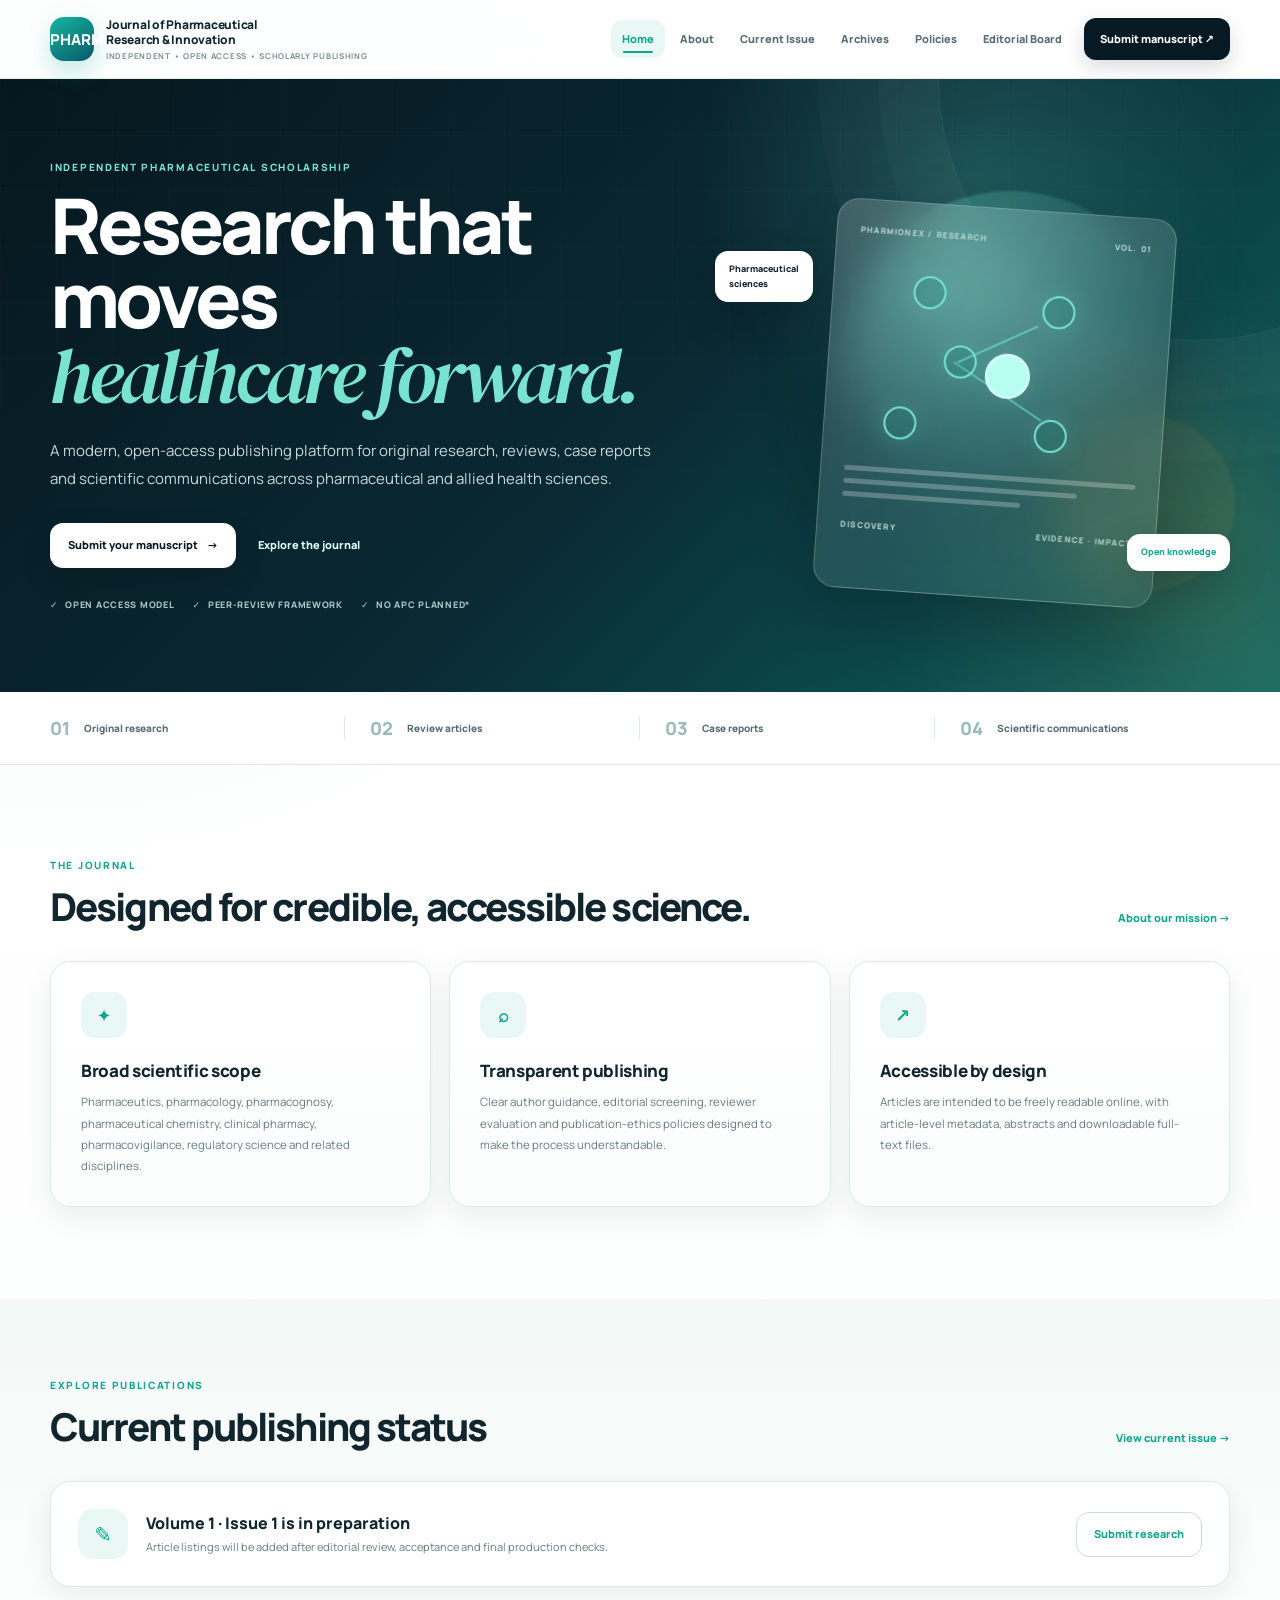
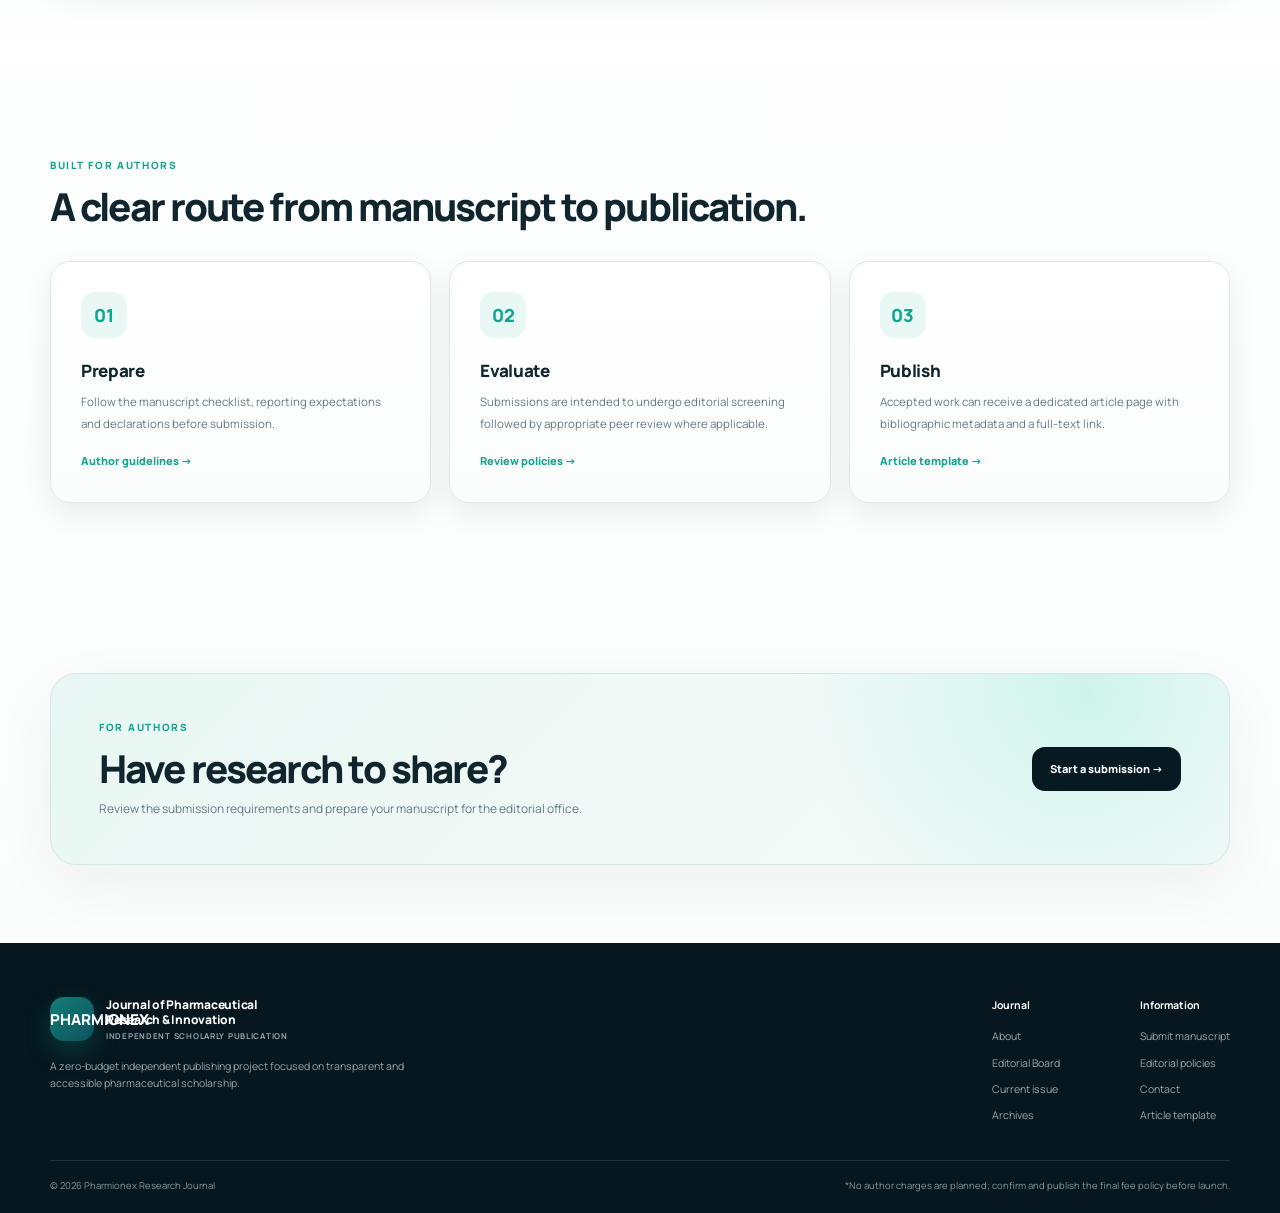
<file: index.html>
<!doctype html><html lang="en"><head><meta name="application-name" content="Pharmionex Research Journal">
<meta charset="utf-8"><meta name="viewport" content="width=device-width,initial-scale=1"><meta name="description" content="Pharmionex Research Journal — independent scholarly publishing in pharmaceutical and allied health sciences."><meta name="theme-color" content="#0b1820"><link rel="icon" href="favicon.svg"><link rel="manifest" href="site.webmanifest"><title>Pharmionex Research Journal | Independent • Open Access • Scholarly Publishing</title><link rel="stylesheet" href="styles.css"></head><body>
<header class="site-header"><div class="container header-inner"><a class="brand" href="index.html" aria-label="Journal home"><span class="brand-mark">PHARMIONEX</span><span class="brand-copy"><strong>Journal of Pharmaceutical<br>Research & Innovation</strong><small>Independent • Open Access • Scholarly Publishing</small></span></a><button class="menu-toggle" aria-expanded="false" aria-controls="primary-nav" aria-label="Open menu">☰</button><nav id="primary-nav" class="nav"><a class="active" href="index.html">Home</a><a href="about.html">About</a><a href="current-issue.html">Current Issue</a><a href="archives.html">Archives</a><a href="policies.html">Policies</a><a href="editorial-board.html">Editorial Board</a><a class="nav-submit" href="submit.html">Submit manuscript ↗</a></nav></div></header>
<main>
<section class="hero"><div class="container hero-grid"><div class="hero-copy"><p class="eyebrow">Independent pharmaceutical scholarship</p><h1>Research that moves<br><em>healthcare forward.</em></h1><p class="hero-text">A modern, open-access publishing platform for original research, reviews, case reports and scientific communications across pharmaceutical and allied health sciences.</p><div class="hero-actions"><a class="button button-light" href="submit.html">Submit your manuscript <span>→</span></a><a class="text-link light-link" href="about.html">Explore the journal</a></div><div class="hero-meta"><span>Open access model</span><span>Peer-review framework</span><span>No APC planned*</span></div></div><div class="hero-art" aria-hidden="true"><div class="orb orb-one"></div><div class="orb orb-two"></div><div class="paper-card"><div class="paper-top"><span>PHARMIONEX / RESEARCH</span><span>VOL. 01</span></div><div class="molecule"><i></i><i></i><i></i><i></i><i></i><b></b></div><div class="paper-lines"><span></span><span></span><span></span></div><div class="paper-bottom"><span>DISCOVERY</span><span>EVIDENCE · IMPACT</span></div></div><div class="floating-tag tag-a">Pharmaceutical<br>sciences</div><div class="floating-tag tag-b">Open knowledge</div></div></div></section>
<section class="trust-strip"><div class="container trust-items"><div><strong>01</strong><span>Original research</span></div><div><strong>02</strong><span>Review articles</span></div><div><strong>03</strong><span>Case reports</span></div><div><strong>04</strong><span>Scientific communications</span></div></div></section>
<section class="section container"><div class="section-heading"><div><p class="eyebrow">The journal</p><h2>Designed for credible, accessible science.</h2></div><a class="text-link" href="about.html">About our mission →</a></div><div class="feature-grid"><article class="feature-card"><span class="feature-icon">✦</span><h3>Broad scientific scope</h3><p>Pharmaceutics, pharmacology, pharmacognosy, pharmaceutical chemistry, clinical pharmacy, pharmacovigilance, regulatory science and related disciplines.</p></article><article class="feature-card"><span class="feature-icon">⌕</span><h3>Transparent publishing</h3><p>Clear author guidance, editorial screening, reviewer evaluation and publication-ethics policies designed to make the process understandable.</p></article><article class="feature-card"><span class="feature-icon">↗</span><h3>Accessible by design</h3><p>Articles are intended to be freely readable online, with article-level metadata, abstracts and downloadable full-text files.</p></article></div></section>
<section class="latest-section"><div class="container"><div class="section-heading"><div><p class="eyebrow">Explore publications</p><h2>Current publishing status</h2></div><a class="text-link" href="current-issue.html">View current issue →</a></div><div class="empty-state"><div class="empty-icon">✎</div><div><h3>Volume 1 · Issue 1 is in preparation</h3><p>Article listings will be added after editorial review, acceptance and final production checks.</p></div><a class="button button-outline" href="submit.html">Submit research</a></div></div></section>
<section class="section container"><div class="section-heading"><div><p class="eyebrow">Built for authors</p><h2>A clear route from manuscript to publication.</h2></div></div><div class="feature-grid"><article class="feature-card"><span class="feature-icon">01</span><h3>Prepare</h3><p>Follow the manuscript checklist, reporting expectations and declarations before submission.</p><a class="text-link" href="submit.html">Author guidelines →</a></article><article class="feature-card"><span class="feature-icon">02</span><h3>Evaluate</h3><p>Submissions are intended to undergo editorial screening followed by appropriate peer review where applicable.</p><a class="text-link" href="policies.html">Review policies →</a></article><article class="feature-card"><span class="feature-icon">03</span><h3>Publish</h3><p>Accepted work can receive a dedicated article page with bibliographic metadata and a full-text link.</p><a class="text-link" href="article-template.html">Article template →</a></article></div></section>
<section class="cta-section container"><div><p class="eyebrow">For authors</p><h2>Have research to share?</h2><p>Review the submission requirements and prepare your manuscript for the editorial office.</p></div><a class="button button-dark" href="submit.html">Start a submission →</a></section>
</main>
<footer class="footer"><div class="container footer-main"><div><a class="brand footer-brand" href="index.html"><span class="brand-mark">PHARMIONEX</span><span class="brand-copy"><strong>Journal of Pharmaceutical<br>Research & Innovation</strong><small>Independent scholarly publication</small></span></a><p class="footer-note">A zero-budget independent publishing project focused on transparent and accessible pharmaceutical scholarship.</p></div><div class="footer-links"><div><strong>Journal</strong><a href="about.html">About</a><a href="editorial-board.html">Editorial Board</a><a href="current-issue.html">Current issue</a><a href="archives.html">Archives</a></div><div><strong>Information</strong><a href="submit.html">Submit manuscript</a><a href="policies.html">Editorial policies</a><a href="contact.html">Contact</a><a href="article-template.html">Article template</a></div></div></div><div class="container footer-bottom"><span>© <span id="year"></span> Pharmionex Research Journal</span><span>*No author charges are planned; confirm and publish the final fee policy before launch.</span></div></footer><script src="main.js"></script></body></html>
</file>
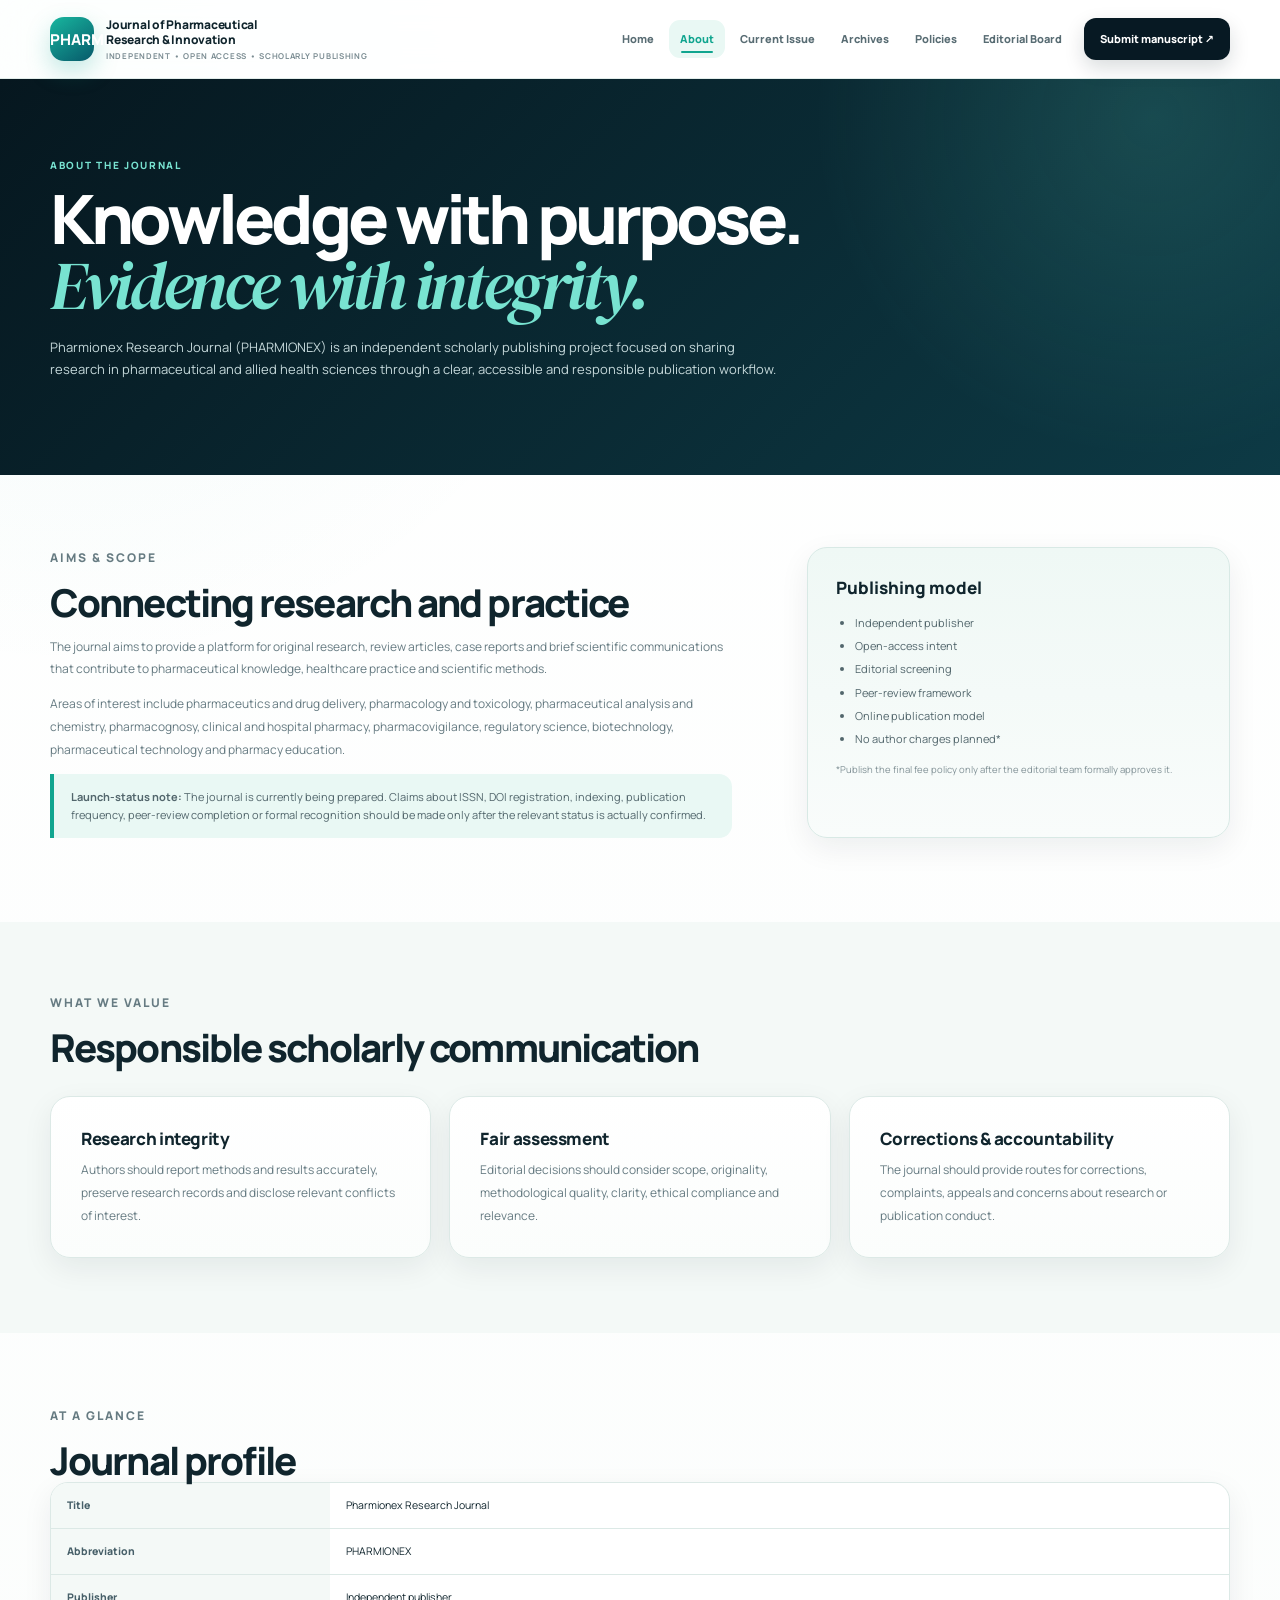
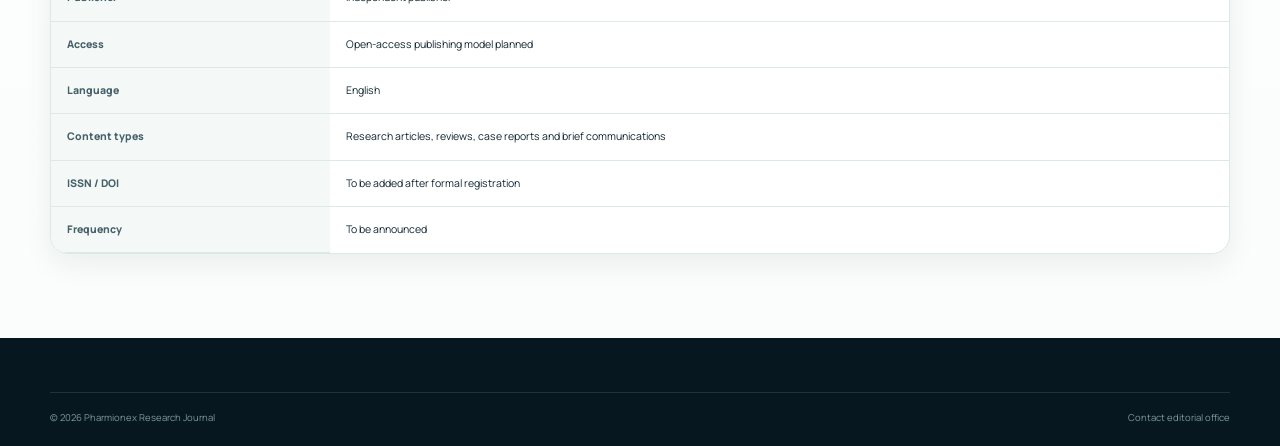
<file: about.html>
<!doctype html><html lang="en"><head><meta charset="utf-8"><meta name="viewport" content="width=device-width,initial-scale=1"><meta name="description" content="About the Pharmionex Research Journal, its aims, scope and publishing model."><link rel="icon" href="favicon.svg"><link rel="manifest" href="site.webmanifest"><title>About | Pharmionex Research Journal</title><link rel="stylesheet" href="styles.css"></head><body>
<header class="site-header"><div class="container header-inner"><a class="brand" href="index.html"><span class="brand-mark">PHARMIONEX</span><span class="brand-copy"><strong>Journal of Pharmaceutical<br>Research & Innovation</strong><small>Independent • Open Access • Scholarly Publishing</small></span></a><button class="menu-toggle" aria-expanded="false" aria-controls="primary-nav">☰</button><nav id="primary-nav" class="nav"><a href="index.html">Home</a><a class="active" href="about.html">About</a><a href="current-issue.html">Current Issue</a><a href="archives.html">Archives</a><a href="policies.html">Policies</a><a href="editorial-board.html">Editorial Board</a><a class="nav-submit" href="submit.html">Submit manuscript ↗</a></nav></div></header>
<main><section class="page-hero"><div class="container"><p class="eyebrow">About the journal</p><h1>Knowledge with purpose.<br><em>Evidence with integrity.</em></h1><p>Pharmionex Research Journal (PHARMIONEX) is an independent scholarly publishing project focused on sharing research in pharmaceutical and allied health sciences through a clear, accessible and responsible publication workflow.</p></div></section>
<section class="container content-section two-col"><div><p class="eyebrow">Aims & scope</p><h2>Connecting research and practice</h2><p>The journal aims to provide a platform for original research, review articles, case reports and brief scientific communications that contribute to pharmaceutical knowledge, healthcare practice and scientific methods.</p><p>Areas of interest include pharmaceutics and drug delivery, pharmacology and toxicology, pharmaceutical analysis and chemistry, pharmacognosy, clinical and hospital pharmacy, pharmacovigilance, regulatory science, biotechnology, pharmaceutical technology and pharmacy education.</p><div class="notice"><strong>Launch-status note:</strong> The journal is currently being prepared. Claims about ISSN, DOI registration, indexing, publication frequency, peer-review completion or formal recognition should be made only after the relevant status is actually confirmed.</div></div><aside class="info-panel"><h3>Publishing model</h3><ul><li>Independent publisher</li><li>Open-access intent</li><li>Editorial screening</li><li>Peer-review framework</li><li>Online publication model</li><li>No author charges planned*</li></ul><p class="small-note">*Publish the final fee policy only after the editorial team formally approves it.</p></aside></section>
<section class="soft-section"><div class="container content-section"><p class="eyebrow">What we value</p><h2>Responsible scholarly communication</h2><div class="feature-grid"><article class="feature-card"><h3>Research integrity</h3><p>Authors should report methods and results accurately, preserve research records and disclose relevant conflicts of interest.</p></article><article class="feature-card"><h3>Fair assessment</h3><p>Editorial decisions should consider scope, originality, methodological quality, clarity, ethical compliance and relevance.</p></article><article class="feature-card"><h3>Corrections & accountability</h3><p>The journal should provide routes for corrections, complaints, appeals and concerns about research or publication conduct.</p></article></div></div></section>
<section class="container content-section"><p class="eyebrow">At a glance</p><h2>Journal profile</h2><div class="table-wrap"><table class="journal-table"><tbody><tr><th>Title</th><td>Pharmionex Research Journal</td></tr><tr><th>Abbreviation</th><td>PHARMIONEX</td></tr><tr><th>Publisher</th><td>Independent publisher</td></tr><tr><th>Access</th><td>Open-access publishing model planned</td></tr><tr><th>Language</th><td>English</td></tr><tr><th>Content types</th><td>Research articles, reviews, case reports and brief communications</td></tr><tr><th>ISSN / DOI</th><td>To be added after formal registration</td></tr><tr><th>Frequency</th><td>To be announced</td></tr></tbody></table></div></section></main>
<footer class="footer"><div class="container footer-bottom"><span>© <span id="year"></span> Pharmionex Research Journal</span><a href="contact.html">Contact editorial office</a></div></footer><script src="main.js"></script></body></html>
</file>
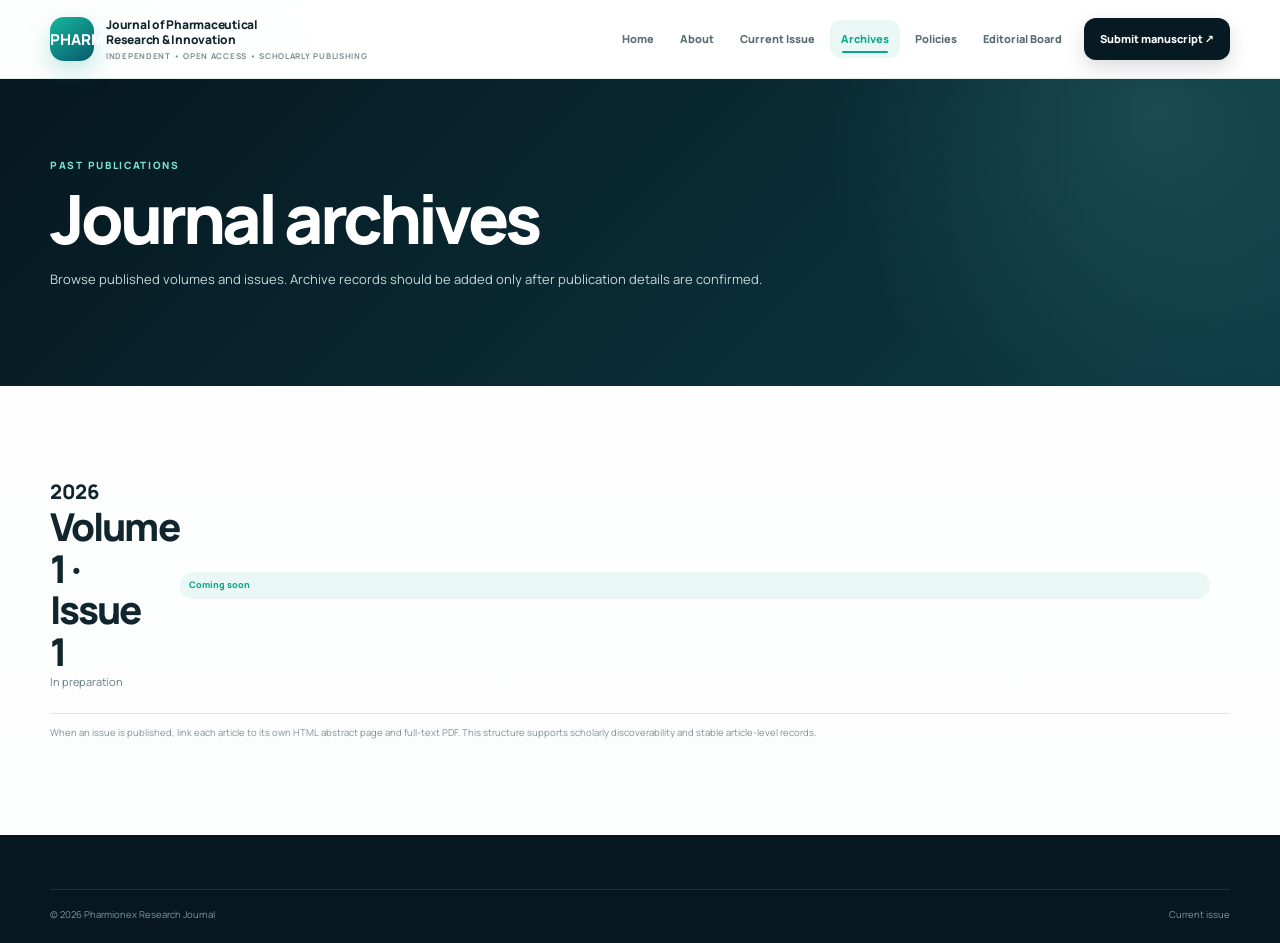
<file: archives.html>
<!doctype html><html lang="en"><head><meta charset="utf-8"><meta name="viewport" content="width=device-width,initial-scale=1"><meta name="description" content="Archive of published volumes and issues of Pharmionex Research Journal."><link rel="icon" href="favicon.svg"><link rel="manifest" href="site.webmanifest"><title>Archives | Pharmionex Research Journal</title><link rel="stylesheet" href="styles.css"></head><body>
<header class="site-header"><div class="container header-inner"><a class="brand" href="index.html"><span class="brand-mark">PHARMIONEX</span><span class="brand-copy"><strong>Journal of Pharmaceutical<br>Research & Innovation</strong><small>Independent • Open Access • Scholarly Publishing</small></span></a><button class="menu-toggle" aria-expanded="false" aria-controls="primary-nav">☰</button><nav id="primary-nav" class="nav"><a href="index.html">Home</a><a href="about.html">About</a><a href="current-issue.html">Current Issue</a><a class="active" href="archives.html">Archives</a><a href="policies.html">Policies</a><a href="editorial-board.html">Editorial Board</a><a class="nav-submit" href="submit.html">Submit manuscript ↗</a></nav></div></header>
<main><section class="page-hero"><div class="container"><p class="eyebrow">Past publications</p><h1>Journal archives</h1><p>Browse published volumes and issues. Archive records should be added only after publication details are confirmed.</p></div></section><section class="container content-section"><div class="archive-row"><div><span class="archive-year">2026</span><h2>Volume 1 · Issue 1</h2><p>In preparation</p></div><span class="status-pill">Coming soon</span></div><p class="small-note">When an issue is published, link each article to its own HTML abstract page and full-text PDF. This structure supports scholarly discoverability and stable article-level records.</p></section></main><footer class="footer"><div class="container footer-bottom"><span>© <span id="year"></span> Pharmionex Research Journal</span><a href="current-issue.html">Current issue</a></div></footer><script src="main.js"></script></body></html>
</file>
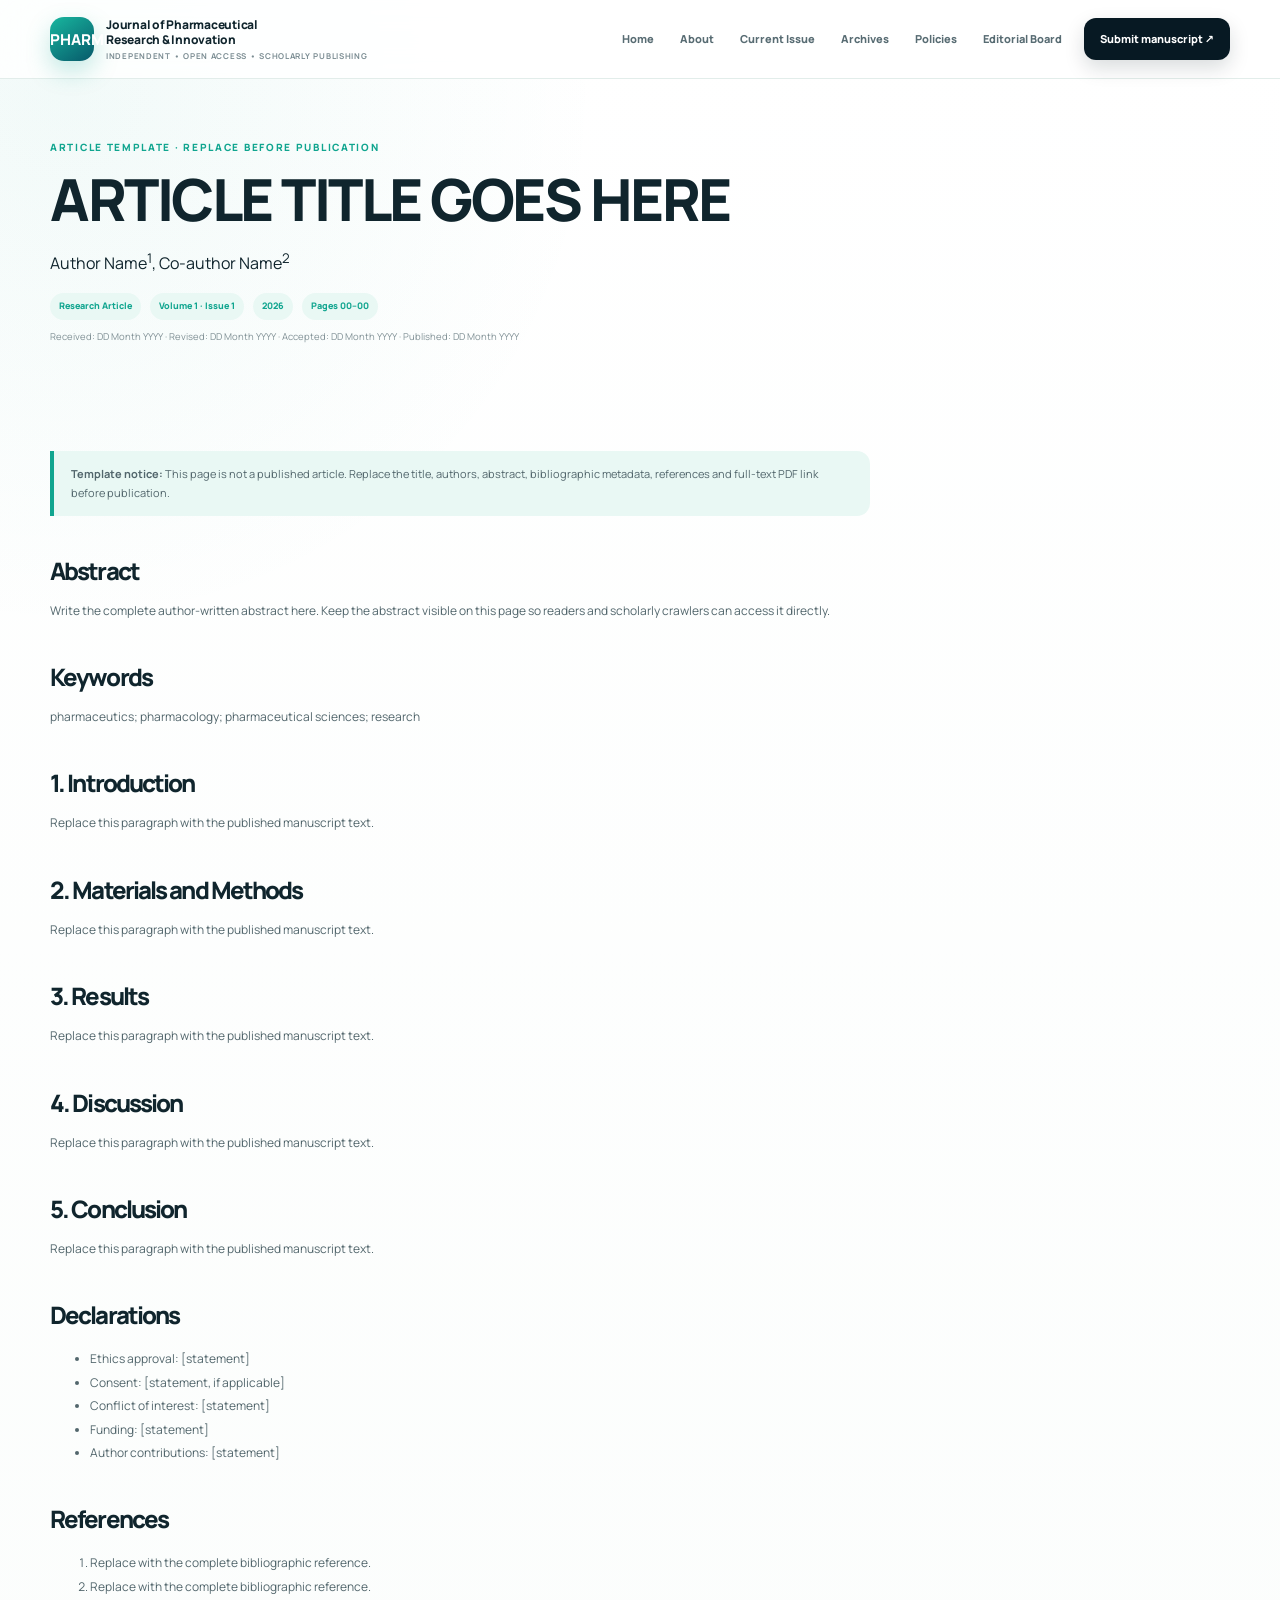
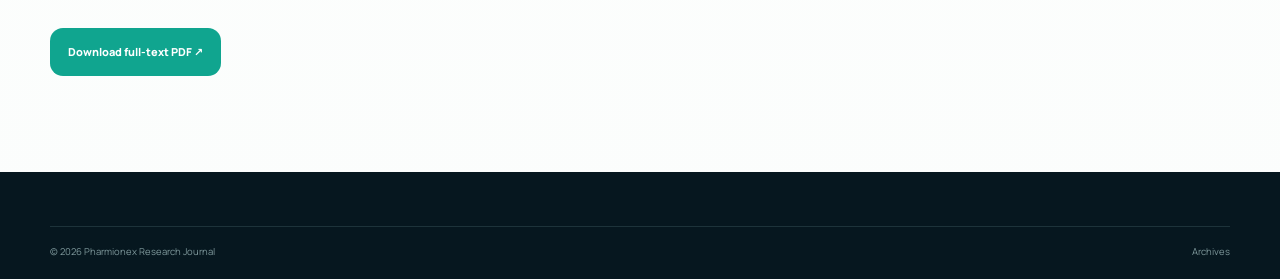
<file: article-template.html>
<!doctype html><html lang="en"><head><meta charset="utf-8"><meta name="viewport" content="width=device-width,initial-scale=1"><meta name="citation_title" content="ARTICLE TITLE — REPLACE BEFORE PUBLICATION"><meta name="citation_author" content="Author Name"><meta name="citation_publication_date" content="2026/00/00"><meta name="citation_journal_title" content="Pharmionex Research Journal"><meta name="citation_issn" content="TO-BE-REGISTERED"><meta name="description" content="Article template for Pharmionex Research Journal. Replace all placeholder metadata before publication."><link rel="icon" href="favicon.svg"><link rel="manifest" href="site.webmanifest"><title>Article Template | Pharmionex Research Journal</title><link rel="stylesheet" href="styles.css"></head><body>
<header class="site-header"><div class="container header-inner"><a class="brand" href="index.html"><span class="brand-mark">PHARMIONEX</span><span class="brand-copy"><strong>Journal of Pharmaceutical<br>Research & Innovation</strong><small>Independent • Open Access • Scholarly Publishing</small></span></a><button class="menu-toggle" aria-expanded="false" aria-controls="primary-nav">☰</button><nav id="primary-nav" class="nav"><a href="index.html">Home</a><a href="about.html">About</a><a href="current-issue.html">Current Issue</a><a href="archives.html">Archives</a><a href="policies.html">Policies</a><a href="editorial-board.html">Editorial Board</a><a class="nav-submit" href="submit.html">Submit manuscript ↗</a></nav></div></header>
<main><section class="container article-head"><p class="eyebrow">Article template · replace before publication</p><h1>ARTICLE TITLE GOES HERE</h1><p class="citation_author">Author Name<sup>1</sup>, Co-author Name<sup>2</sup></p><div class="article-meta"><span class="chip">Research Article</span><span class="chip">Volume 1 · Issue 1</span><span class="chip">2026</span><span class="chip">Pages 00–00</span></div><p class="small-note">Received: DD Month YYYY · Revised: DD Month YYYY · Accepted: DD Month YYYY · Published: DD Month YYYY</p></section><section class="container content-section"><div class="article-body"><div class="notice"><strong>Template notice:</strong> This page is not a published article. Replace the title, authors, abstract, bibliographic metadata, references and full-text PDF link before publication.</div><h2>Abstract</h2><p>Write the complete author-written abstract here. Keep the abstract visible on this page so readers and scholarly crawlers can access it directly.</p><h2>Keywords</h2><p>pharmaceutics; pharmacology; pharmaceutical sciences; research</p><h2>1. Introduction</h2><p>Replace this paragraph with the published manuscript text.</p><h2>2. Materials and Methods</h2><p>Replace this paragraph with the published manuscript text.</p><h2>3. Results</h2><p>Replace this paragraph with the published manuscript text.</p><h2>4. Discussion</h2><p>Replace this paragraph with the published manuscript text.</p><h2>5. Conclusion</h2><p>Replace this paragraph with the published manuscript text.</p><h2>Declarations</h2><ul><li>Ethics approval: [statement]</li><li>Consent: [statement, if applicable]</li><li>Conflict of interest: [statement]</li><li>Funding: [statement]</li><li>Author contributions: [statement]</li></ul><h2>References</h2><ol><li>Replace with the complete bibliographic reference.</li><li>Replace with the complete bibliographic reference.</li></ol><p style="margin-top:30px"><a class="button button-teal" href="#">Download full-text PDF ↗</a></p></div></section></main><footer class="footer"><div class="container footer-bottom"><span>© <span id="year"></span> Pharmionex Research Journal</span><a href="archives.html">Archives</a></div></footer><script src="main.js"></script></body></html>
</file>
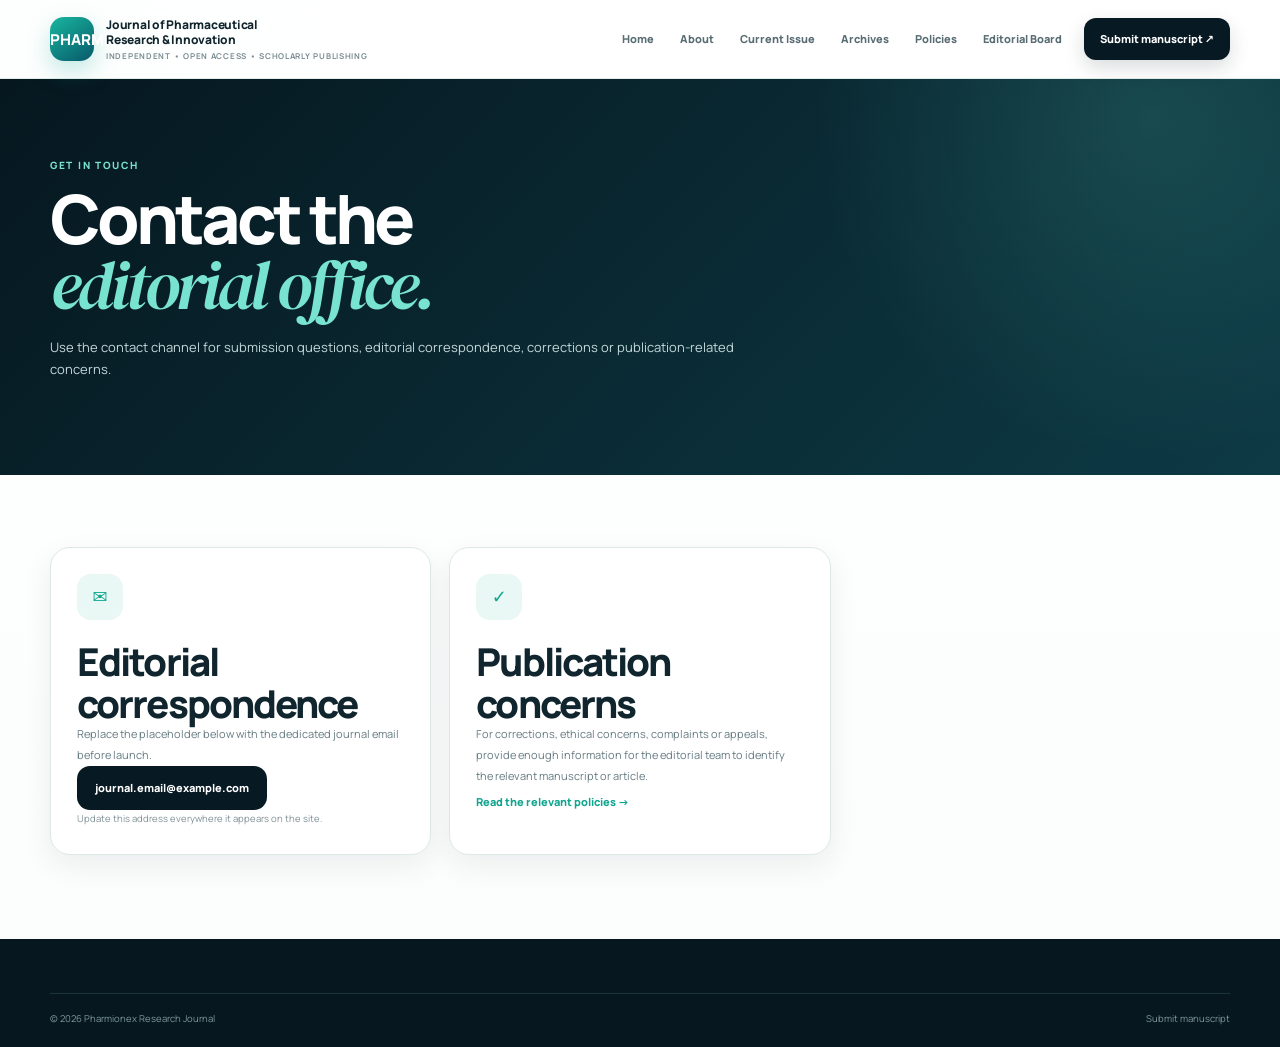
<file: contact.html>
<!doctype html><html lang="en"><head><meta charset="utf-8"><meta name="viewport" content="width=device-width,initial-scale=1"><meta name="description" content="Contact the editorial office of Pharmionex Research Journal."><link rel="icon" href="favicon.svg"><link rel="manifest" href="site.webmanifest"><title>Contact | Pharmionex Research Journal</title><link rel="stylesheet" href="styles.css"></head><body>
<header class="site-header"><div class="container header-inner"><a class="brand" href="index.html"><span class="brand-mark">PHARMIONEX</span><span class="brand-copy"><strong>Journal of Pharmaceutical<br>Research & Innovation</strong><small>Independent • Open Access • Scholarly Publishing</small></span></a><button class="menu-toggle" aria-expanded="false" aria-controls="primary-nav">☰</button><nav id="primary-nav" class="nav"><a href="index.html">Home</a><a href="about.html">About</a><a href="current-issue.html">Current Issue</a><a href="archives.html">Archives</a><a href="policies.html">Policies</a><a href="editorial-board.html">Editorial Board</a><a class="nav-submit" href="submit.html">Submit manuscript ↗</a></nav></div></header>
<main><section class="page-hero"><div class="container"><p class="eyebrow">Get in touch</p><h1>Contact the<br><em>editorial office.</em></h1><p>Use the contact channel for submission questions, editorial correspondence, corrections or publication-related concerns.</p></div></section><section class="container content-section"><div class="contact-grid"><div class="contact-card"><span class="feature-icon">✉</span><h2>Editorial correspondence</h2><p>Replace the placeholder below with the dedicated journal email before launch.</p><a class="button button-dark" href="mailto:journal.email@example.com">journal.email@example.com</a><p class="small-note">Update this address everywhere it appears on the site.</p></div><div class="contact-card"><span class="feature-icon">✓</span><h2>Publication concerns</h2><p>For corrections, ethical concerns, complaints or appeals, provide enough information for the editorial team to identify the relevant manuscript or article.</p><a class="text-link" href="policies.html">Read the relevant policies →</a></div></div></section></main><footer class="footer"><div class="container footer-bottom"><span>© <span id="year"></span> Pharmionex Research Journal</span><a href="submit.html">Submit manuscript</a></div></footer><script src="main.js"></script></body></html>
</file>
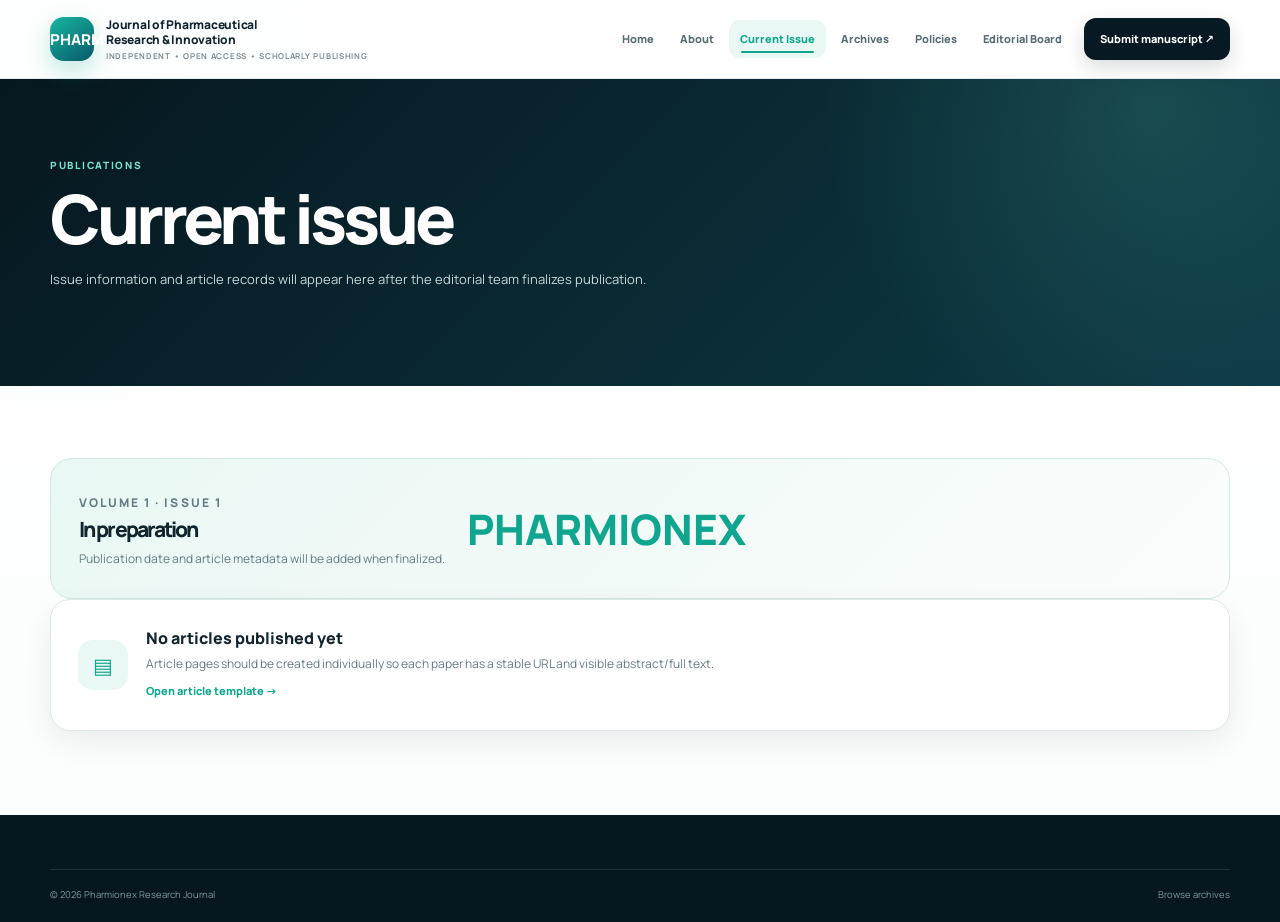
<file: current-issue.html>
<!doctype html><html lang="en"><head><meta charset="utf-8"><meta name="viewport" content="width=device-width,initial-scale=1"><meta name="description" content="Current issue of the Pharmionex Research Journal."><link rel="icon" href="favicon.svg"><link rel="manifest" href="site.webmanifest"><title>Current Issue | Pharmionex Research Journal</title><link rel="stylesheet" href="styles.css"></head><body>
<header class="site-header"><div class="container header-inner"><a class="brand" href="index.html"><span class="brand-mark">PHARMIONEX</span><span class="brand-copy"><strong>Journal of Pharmaceutical<br>Research & Innovation</strong><small>Independent • Open Access • Scholarly Publishing</small></span></a><button class="menu-toggle" aria-expanded="false" aria-controls="primary-nav">☰</button><nav id="primary-nav" class="nav"><a href="index.html">Home</a><a href="about.html">About</a><a class="active" href="current-issue.html">Current Issue</a><a href="archives.html">Archives</a><a href="policies.html">Policies</a><a href="editorial-board.html">Editorial Board</a><a class="nav-submit" href="submit.html">Submit manuscript ↗</a></nav></div></header>
<main><section class="page-hero"><div class="container"><p class="eyebrow">Publications</p><h1>Current issue</h1><p>Issue information and article records will appear here after the editorial team finalizes publication.</p></div></section><section class="container content-section"><div class="issue-banner"><div><p class="eyebrow">Volume 1 · Issue 1</p><h2>In preparation</h2><p>Publication date and article metadata will be added when finalized.</p></div><div class="issue-mark">PHARMIONEX</div></div><div class="empty-state"><div class="empty-icon">▤</div><div><h3>No articles published yet</h3><p>Article pages should be created individually so each paper has a stable URL and visible abstract/full text.</p><a class="text-link" href="article-template.html">Open article template →</a></div></div></section></main><footer class="footer"><div class="container footer-bottom"><span>© <span id="year"></span> Pharmionex Research Journal</span><a href="archives.html">Browse archives</a></div></footer><script src="main.js"></script></body></html>
</file>
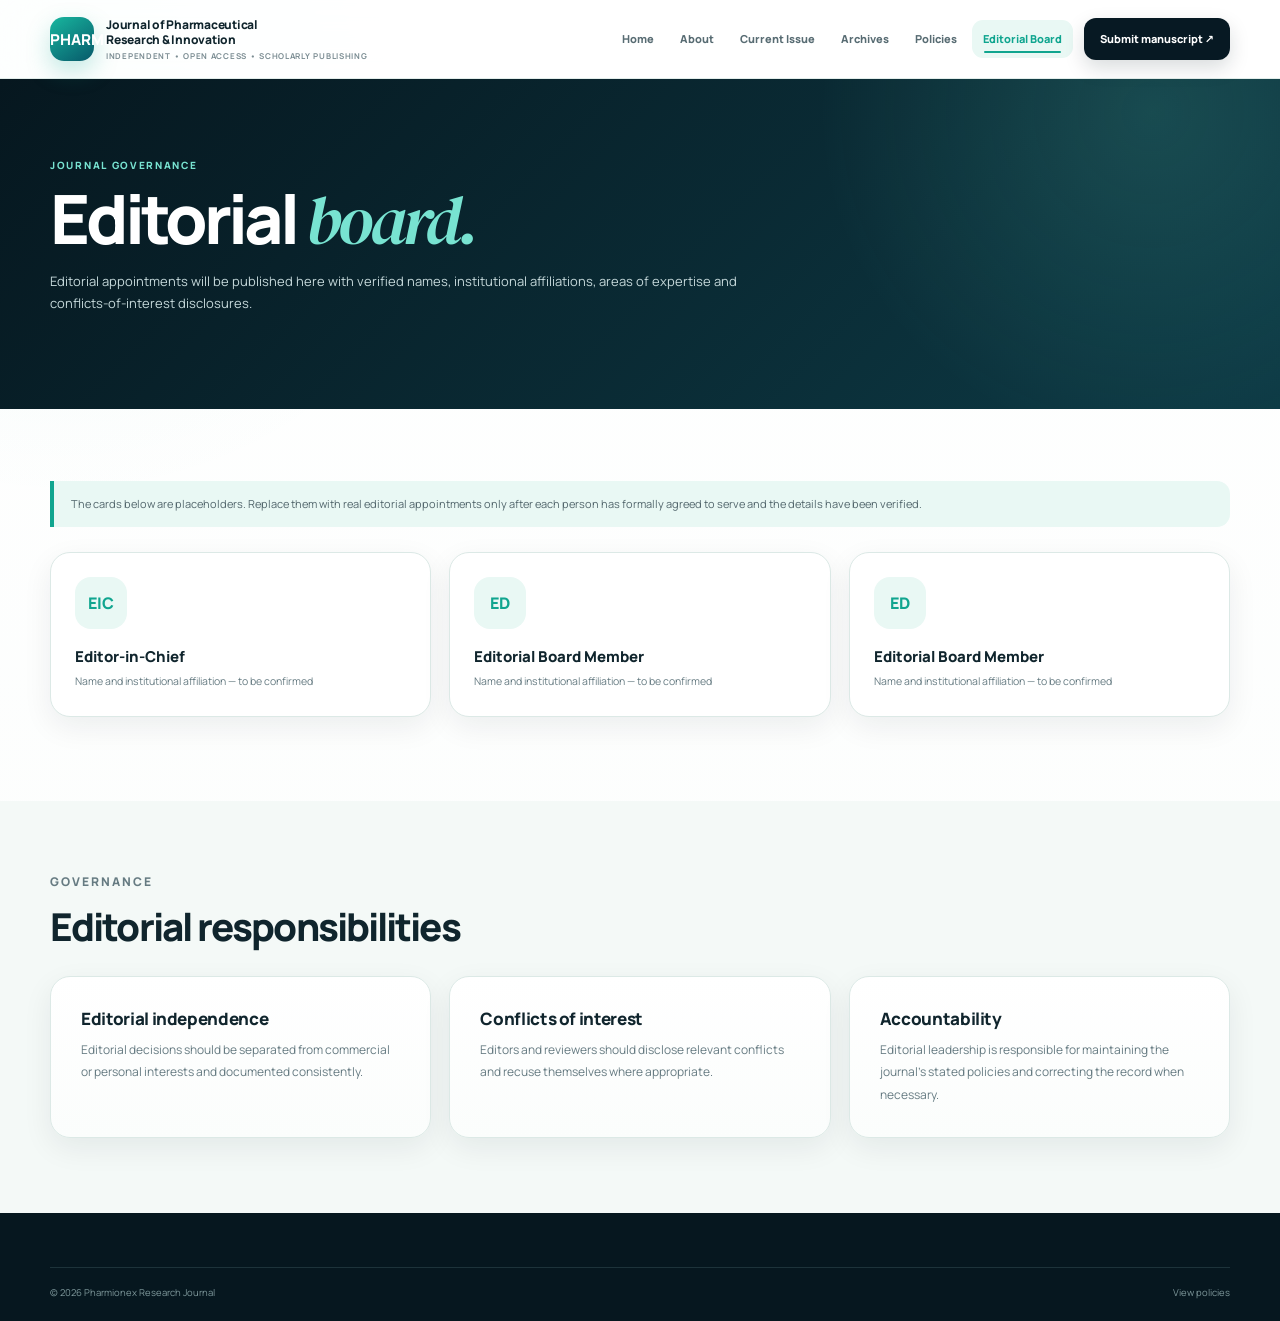
<file: editorial-board.html>
<!doctype html><html lang="en"><head><meta charset="utf-8"><meta name="viewport" content="width=device-width,initial-scale=1"><meta name="description" content="Editorial board and governance information for Pharmionex Research Journal."><link rel="icon" href="favicon.svg"><link rel="manifest" href="site.webmanifest"><title>Editorial Board | Pharmionex Research Journal</title><link rel="stylesheet" href="styles.css"></head><body>
<header class="site-header"><div class="container header-inner"><a class="brand" href="index.html"><span class="brand-mark">PHARMIONEX</span><span class="brand-copy"><strong>Journal of Pharmaceutical<br>Research & Innovation</strong><small>Independent • Open Access • Scholarly Publishing</small></span></a><button class="menu-toggle" aria-expanded="false" aria-controls="primary-nav">☰</button><nav id="primary-nav" class="nav"><a href="index.html">Home</a><a href="about.html">About</a><a href="current-issue.html">Current Issue</a><a href="archives.html">Archives</a><a href="policies.html">Policies</a><a class="active" href="editorial-board.html">Editorial Board</a><a class="nav-submit" href="submit.html">Submit manuscript ↗</a></nav></div></header>
<main><section class="page-hero"><div class="container"><p class="eyebrow">Journal governance</p><h1>Editorial <em>board.</em></h1><p>Editorial appointments will be published here with verified names, institutional affiliations, areas of expertise and conflicts-of-interest disclosures.</p></div></section><section class="container content-section"><div class="notice">The cards below are placeholders. Replace them with real editorial appointments only after each person has formally agreed to serve and the details have been verified.</div><div class="board-grid" style="margin-top:25px"><article class="person-card"><div class="avatar">EIC</div><h3>Editor-in-Chief</h3><p>Name and institutional affiliation — to be confirmed</p></article><article class="person-card"><div class="avatar">ED</div><h3>Editorial Board Member</h3><p>Name and institutional affiliation — to be confirmed</p></article><article class="person-card"><div class="avatar">ED</div><h3>Editorial Board Member</h3><p>Name and institutional affiliation — to be confirmed</p></article></div></section><section class="soft-section"><div class="container content-section"><p class="eyebrow">Governance</p><h2>Editorial responsibilities</h2><div class="feature-grid"><article class="feature-card"><h3>Editorial independence</h3><p>Editorial decisions should be separated from commercial or personal interests and documented consistently.</p></article><article class="feature-card"><h3>Conflicts of interest</h3><p>Editors and reviewers should disclose relevant conflicts and recuse themselves where appropriate.</p></article><article class="feature-card"><h3>Accountability</h3><p>Editorial leadership is responsible for maintaining the journal's stated policies and correcting the record when necessary.</p></article></div></div></section></main><footer class="footer"><div class="container footer-bottom"><span>© <span id="year"></span> Pharmionex Research Journal</span><a href="policies.html">View policies</a></div></footer><script src="main.js"></script></body></html>
</file>
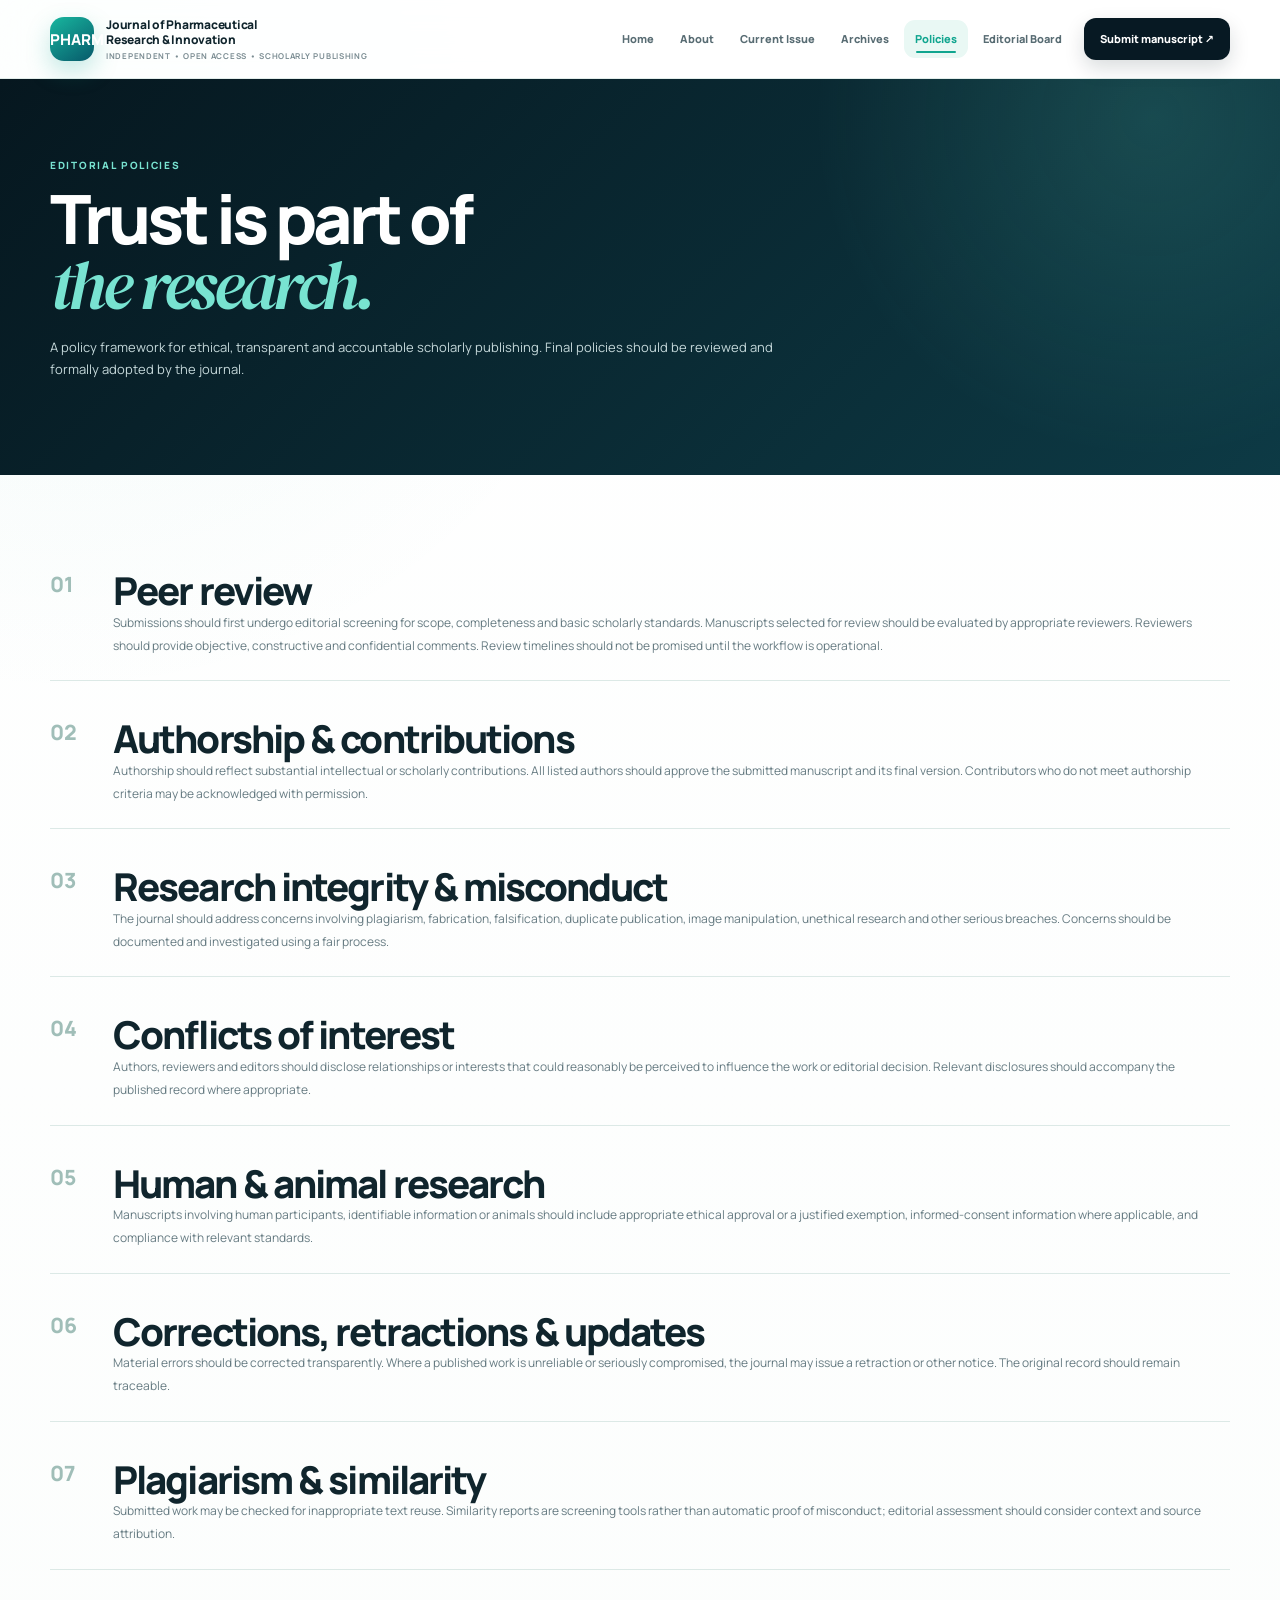
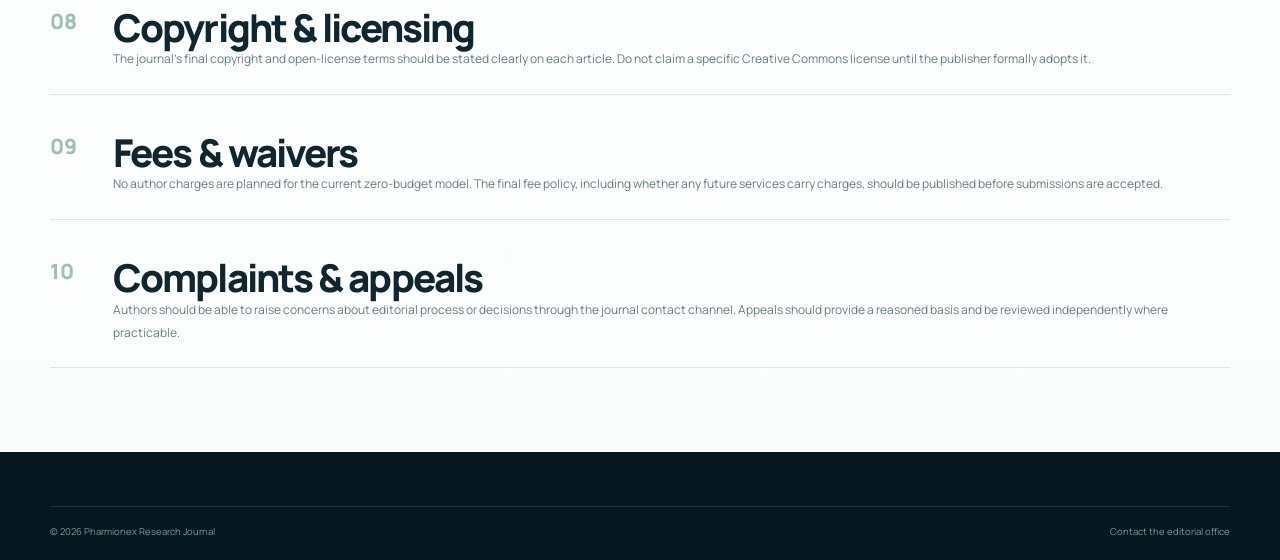
<file: policies.html>
<!doctype html><html lang="en"><head><meta charset="utf-8"><meta name="viewport" content="width=device-width,initial-scale=1"><meta name="description" content="Editorial, peer review, ethics, authorship, corrections and other policies for Pharmionex Research Journal."><link rel="icon" href="favicon.svg"><link rel="manifest" href="site.webmanifest"><title>Editorial Policies | Pharmionex Research Journal</title><link rel="stylesheet" href="styles.css"></head><body>
<header class="site-header"><div class="container header-inner"><a class="brand" href="index.html"><span class="brand-mark">PHARMIONEX</span><span class="brand-copy"><strong>Journal of Pharmaceutical<br>Research & Innovation</strong><small>Independent • Open Access • Scholarly Publishing</small></span></a><button class="menu-toggle" aria-expanded="false" aria-controls="primary-nav">☰</button><nav id="primary-nav" class="nav"><a href="index.html">Home</a><a href="about.html">About</a><a href="current-issue.html">Current Issue</a><a href="archives.html">Archives</a><a class="active" href="policies.html">Policies</a><a href="editorial-board.html">Editorial Board</a><a class="nav-submit" href="submit.html">Submit manuscript ↗</a></nav></div></header>
<main><section class="page-hero"><div class="container"><p class="eyebrow">Editorial policies</p><h1>Trust is part of<br><em>the research.</em></h1><p>A policy framework for ethical, transparent and accountable scholarly publishing. Final policies should be reviewed and formally adopted by the journal.</p></div></section><section class="container content-section policy-list">
<article><span>01</span><div><h2>Peer review</h2><p>Submissions should first undergo editorial screening for scope, completeness and basic scholarly standards. Manuscripts selected for review should be evaluated by appropriate reviewers. Reviewers should provide objective, constructive and confidential comments. Review timelines should not be promised until the workflow is operational.</p></div></article>
<article><span>02</span><div><h2>Authorship & contributions</h2><p>Authorship should reflect substantial intellectual or scholarly contributions. All listed authors should approve the submitted manuscript and its final version. Contributors who do not meet authorship criteria may be acknowledged with permission.</p></div></article>
<article><span>03</span><div><h2>Research integrity & misconduct</h2><p>The journal should address concerns involving plagiarism, fabrication, falsification, duplicate publication, image manipulation, unethical research and other serious breaches. Concerns should be documented and investigated using a fair process.</p></div></article>
<article><span>04</span><div><h2>Conflicts of interest</h2><p>Authors, reviewers and editors should disclose relationships or interests that could reasonably be perceived to influence the work or editorial decision. Relevant disclosures should accompany the published record where appropriate.</p></div></article>
<article><span>05</span><div><h2>Human & animal research</h2><p>Manuscripts involving human participants, identifiable information or animals should include appropriate ethical approval or a justified exemption, informed-consent information where applicable, and compliance with relevant standards.</p></div></article>
<article><span>06</span><div><h2>Corrections, retractions & updates</h2><p>Material errors should be corrected transparently. Where a published work is unreliable or seriously compromised, the journal may issue a retraction or other notice. The original record should remain traceable.</p></div></article>
<article><span>07</span><div><h2>Plagiarism & similarity</h2><p>Submitted work may be checked for inappropriate text reuse. Similarity reports are screening tools rather than automatic proof of misconduct; editorial assessment should consider context and source attribution.</p></div></article>
<article><span>08</span><div><h2>Copyright & licensing</h2><p>The journal's final copyright and open-license terms should be stated clearly on each article. Do not claim a specific Creative Commons license until the publisher formally adopts it.</p></div></article>
<article><span>09</span><div><h2>Fees & waivers</h2><p>No author charges are planned for the current zero-budget model. The final fee policy, including whether any future services carry charges, should be published before submissions are accepted.</p></div></article>
<article><span>10</span><div><h2>Complaints & appeals</h2><p>Authors should be able to raise concerns about editorial process or decisions through the journal contact channel. Appeals should provide a reasoned basis and be reviewed independently where practicable.</p></div></article>
</section></main><footer class="footer"><div class="container footer-bottom"><span>© <span id="year"></span> Pharmionex Research Journal</span><a href="contact.html">Contact the editorial office</a></div></footer><script src="main.js"></script></body></html>
</file>
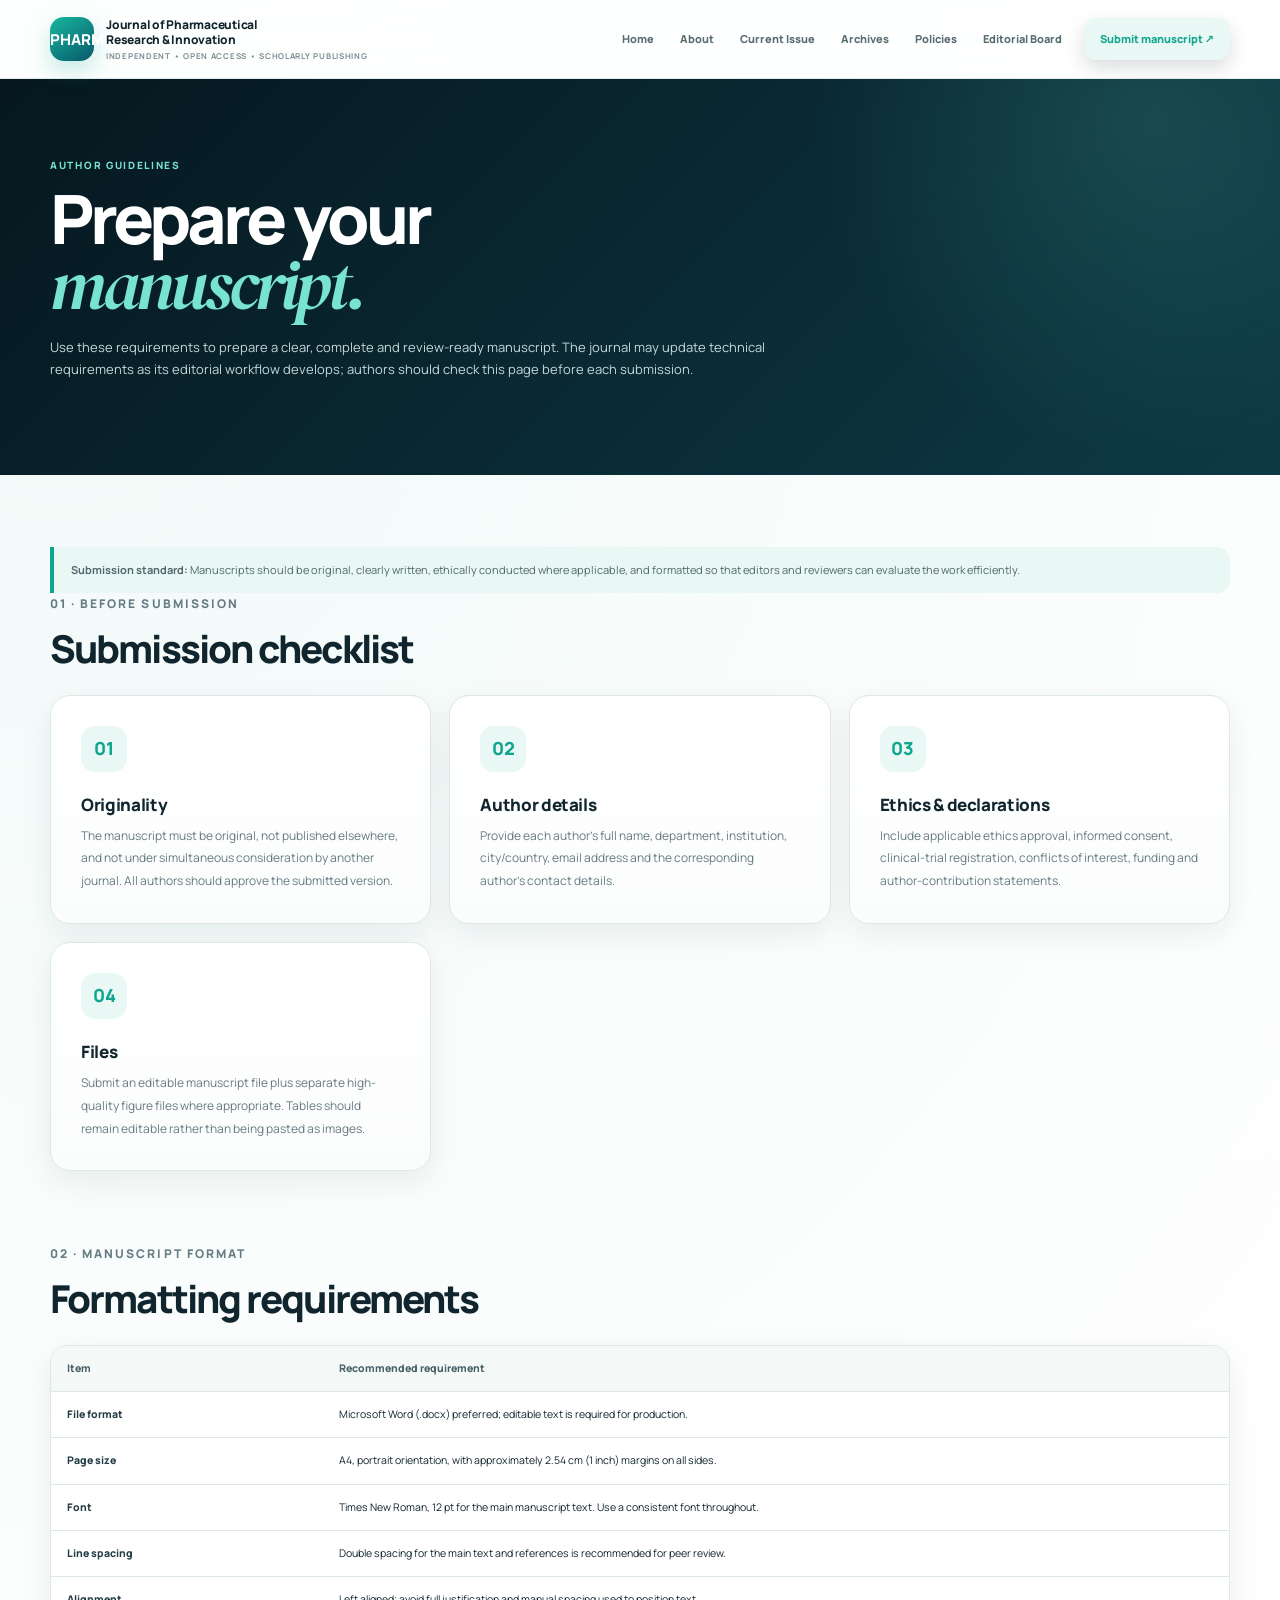
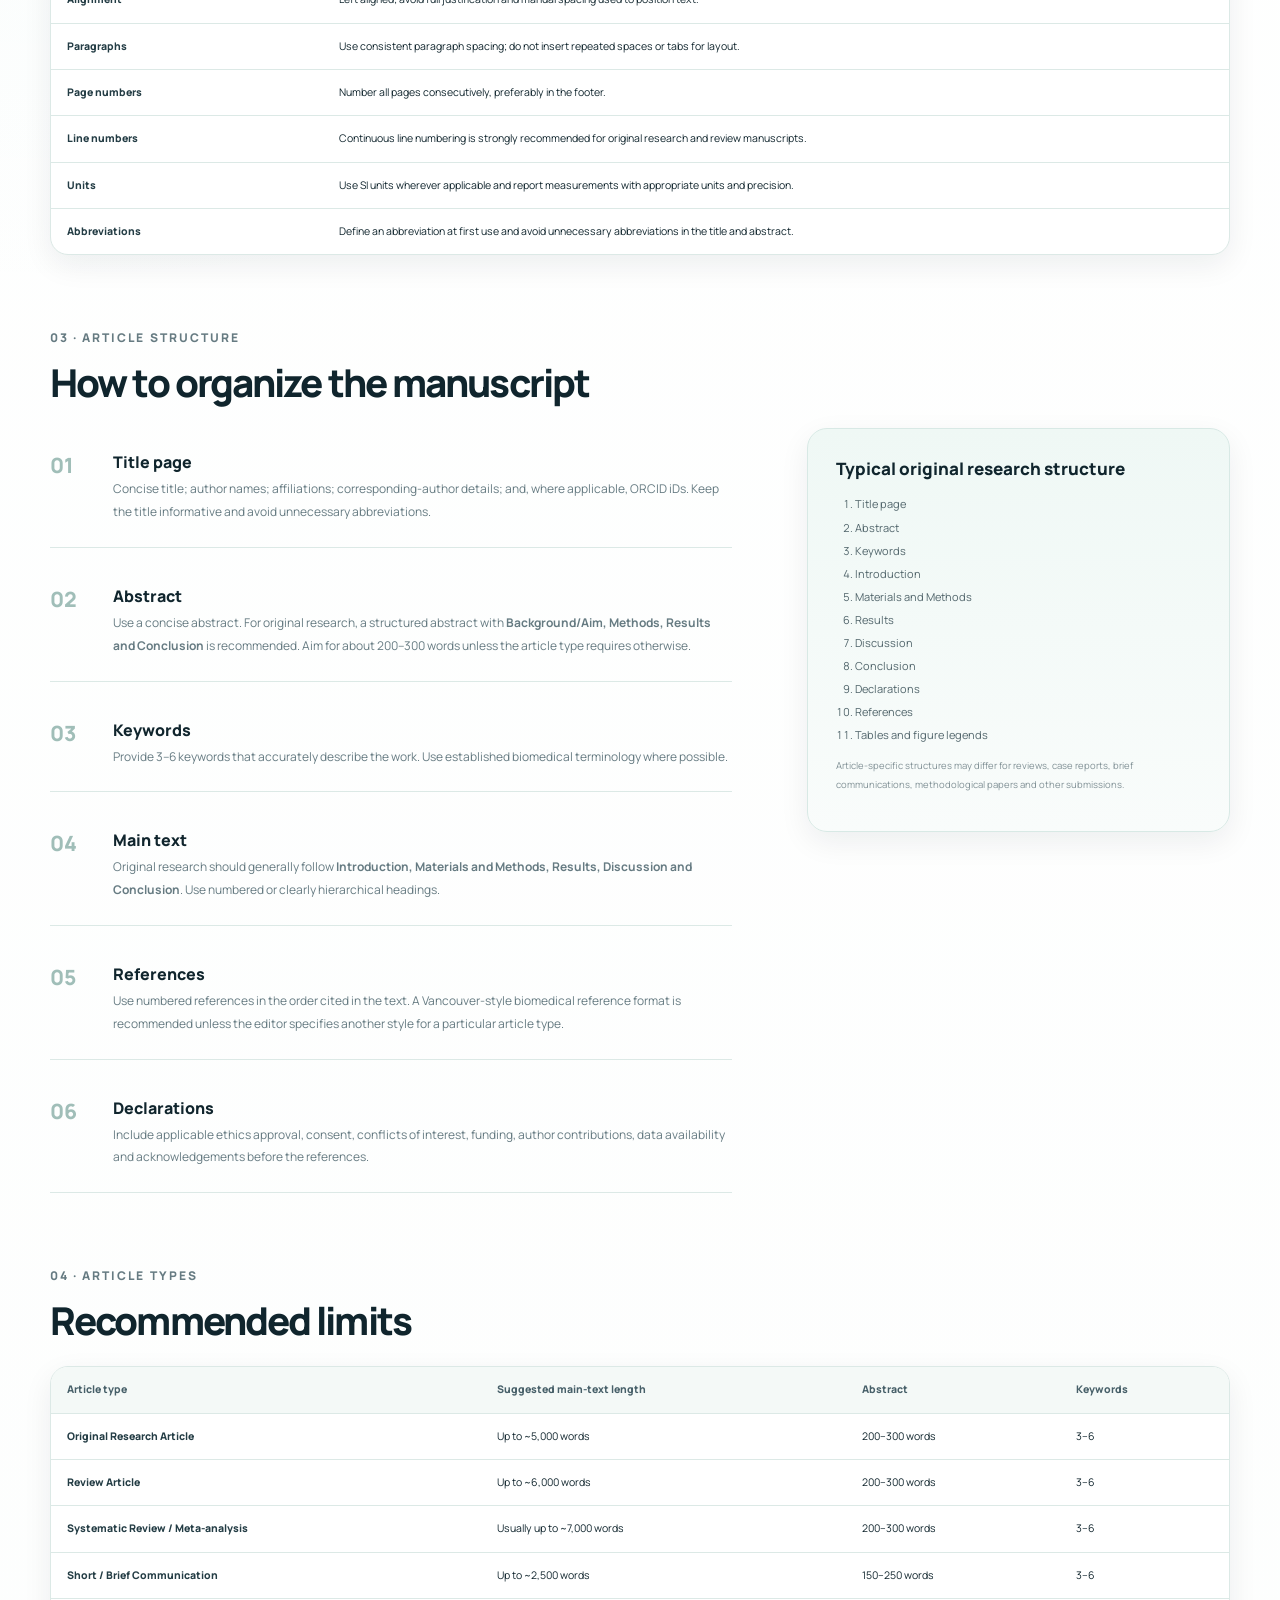
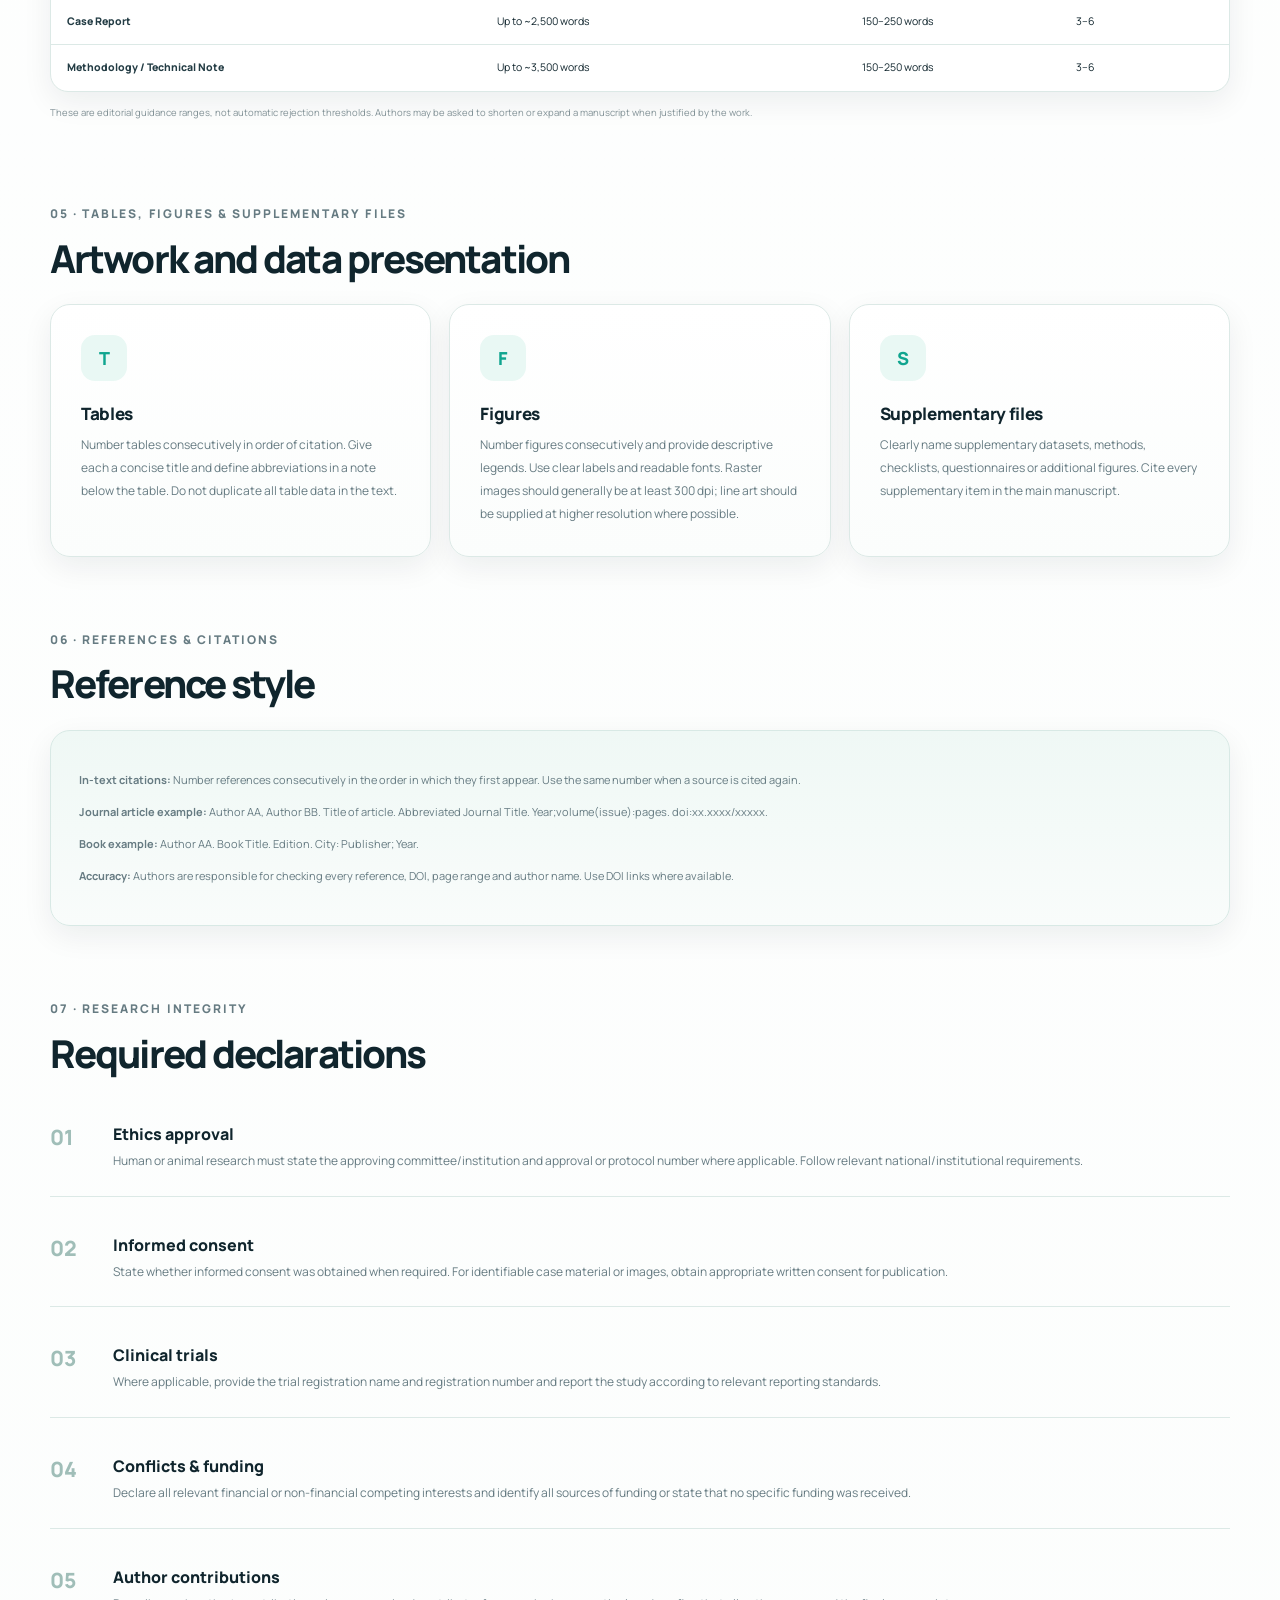
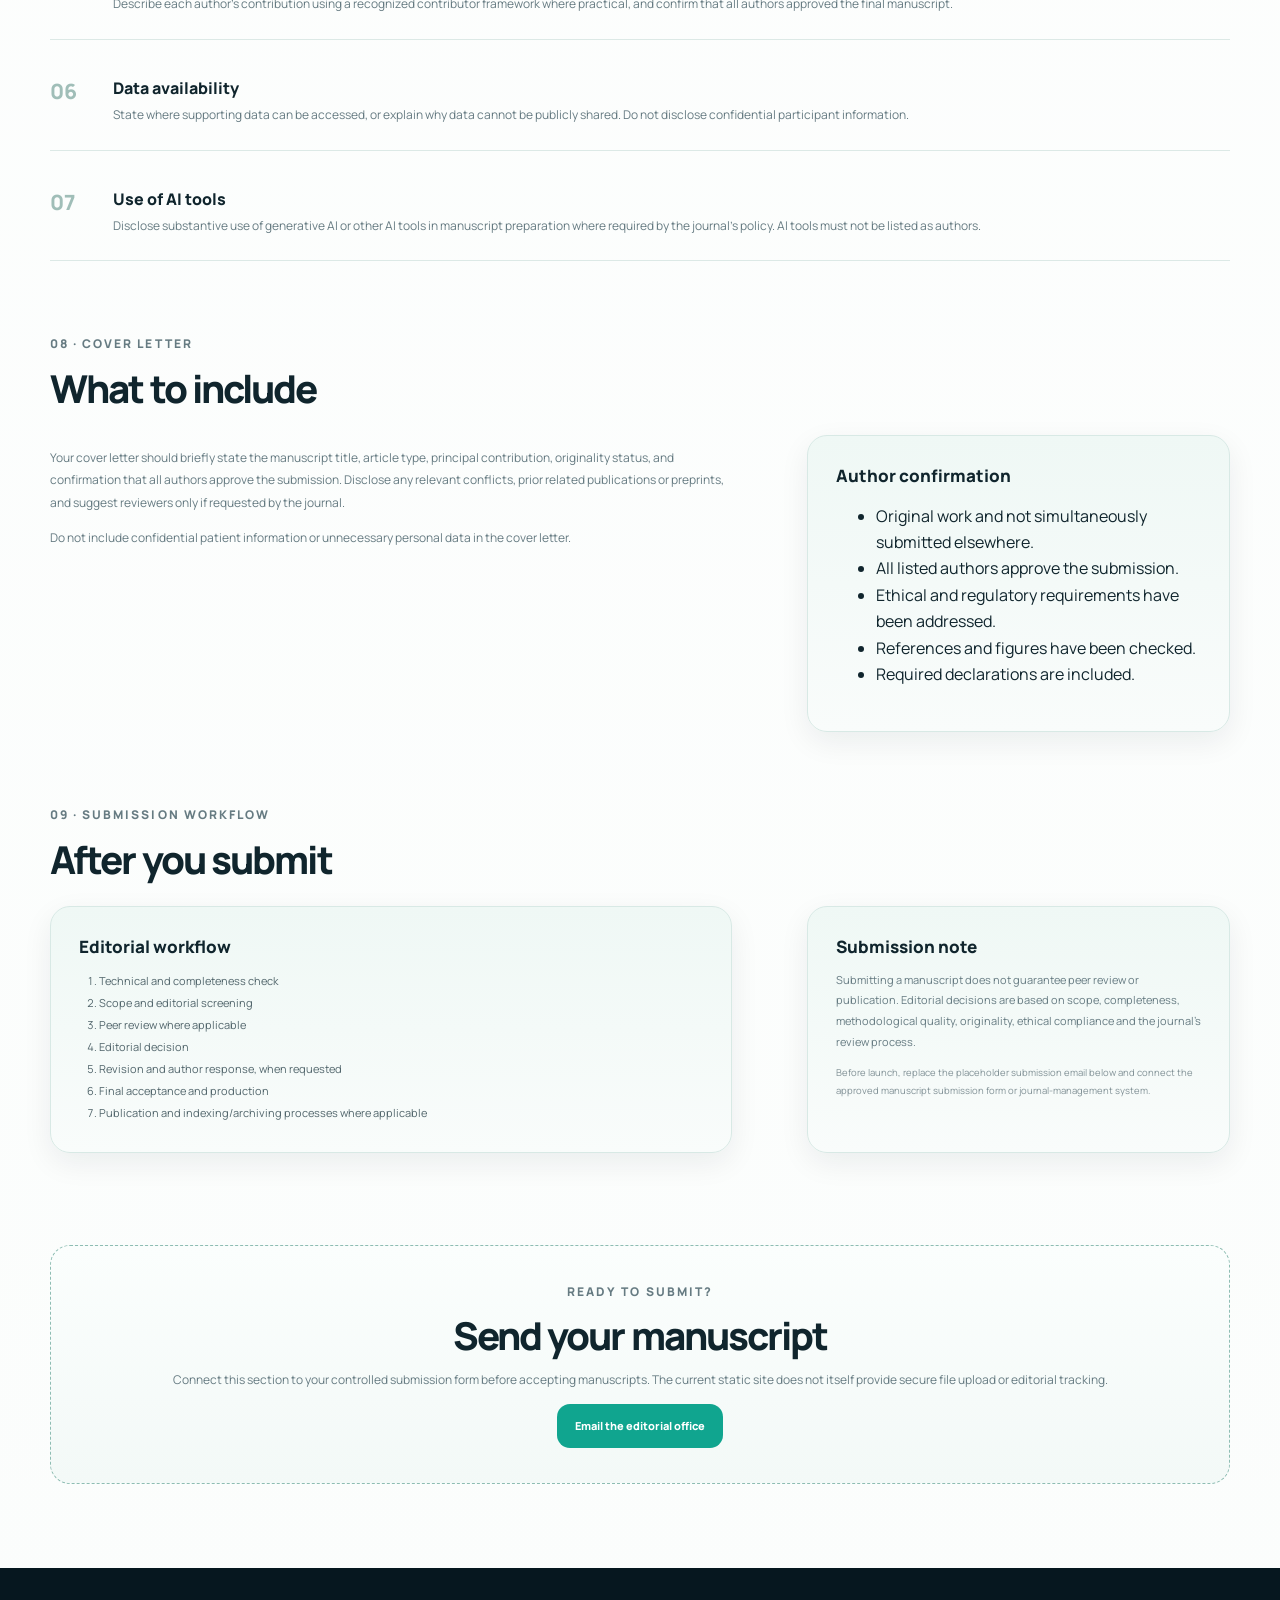
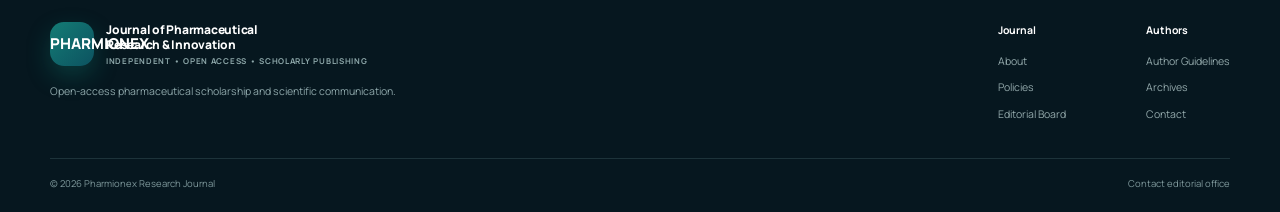
<file: submit.html>
<!doctype html>
<html lang="en">
<head>
<meta charset="utf-8">
<meta name="viewport" content="width=device-width,initial-scale=1">
<meta name="description" content="Manuscript preparation and submission guidelines for the Pharmionex Research Journal.">
<link rel="icon" href="favicon.svg">
<link rel="manifest" href="site.webmanifest">
<title>Author Guidelines | Pharmionex Research Journal</title>
<link rel="stylesheet" href="styles.css">
</head>
<body>
<header class="site-header">
  <div class="container header-inner">
    <a class="brand" href="index.html">
      <span class="brand-mark">PHARMIONEX</span>
      <span class="brand-copy"><strong>Journal of Pharmaceutical<br>Research & Innovation</strong><small>Independent • Open Access • Scholarly Publishing</small></span>
    </a>
    <button class="menu-toggle" aria-expanded="false" aria-controls="primary-nav">☰</button>
    <nav id="primary-nav" class="nav">
      <a href="index.html">Home</a><a href="about.html">About</a><a href="current-issue.html">Current Issue</a>
      <a href="archives.html">Archives</a><a href="policies.html">Policies</a><a href="editorial-board.html">Editorial Board</a>
      <a class="nav-submit active" href="submit.html">Submit manuscript ↗</a>
    </nav>
  </div>
</header>

<main>
<section class="page-hero">
  <div class="container">
    <p class="eyebrow">Author guidelines</p>
    <h1>Prepare your<br><em>manuscript.</em></h1>
    <p>Use these requirements to prepare a clear, complete and review-ready manuscript. The journal may update technical requirements as its editorial workflow develops; authors should check this page before each submission.</p>
  </div>
</section>

<section class="container content-section">
  <div class="notice"><strong>Submission standard:</strong> Manuscripts should be original, clearly written, ethically conducted where applicable, and formatted so that editors and reviewers can evaluate the work efficiently.</div>

  <div class="guideline-section">
    <div class="section-heading"><div><p class="eyebrow">01 · Before submission</p><h2>Submission checklist</h2></div></div>
    <div class="feature-grid">
      <article class="feature-card"><div class="feature-icon">01</div><h3>Originality</h3><p>The manuscript must be original, not published elsewhere, and not under simultaneous consideration by another journal. All authors should approve the submitted version.</p></article>
      <article class="feature-card"><div class="feature-icon">02</div><h3>Author details</h3><p>Provide each author's full name, department, institution, city/country, email address and the corresponding author's contact details.</p></article>
      <article class="feature-card"><div class="feature-icon">03</div><h3>Ethics & declarations</h3><p>Include applicable ethics approval, informed consent, clinical-trial registration, conflicts of interest, funding and author-contribution statements.</p></article>
      <article class="feature-card"><div class="feature-icon">04</div><h3>Files</h3><p>Submit an editable manuscript file plus separate high-quality figure files where appropriate. Tables should remain editable rather than being pasted as images.</p></article>
    </div>
  </div>

  <div class="guideline-section">
    <div class="section-heading"><div><p class="eyebrow">02 · Manuscript format</p><h2>Formatting requirements</h2></div></div>
    <div class="table-wrap">
      <table class="journal-table">
        <thead><tr><th>Item</th><th>Recommended requirement</th></tr></thead>
        <tbody>
          <tr><td>File format</td><td>Microsoft Word (.docx) preferred; editable text is required for production.</td></tr>
          <tr><td>Page size</td><td>A4, portrait orientation, with approximately 2.54 cm (1 inch) margins on all sides.</td></tr>
          <tr><td>Font</td><td>Times New Roman, 12 pt for the main manuscript text. Use a consistent font throughout.</td></tr>
          <tr><td>Line spacing</td><td>Double spacing for the main text and references is recommended for peer review.</td></tr>
          <tr><td>Alignment</td><td>Left aligned; avoid full justification and manual spacing used to position text.</td></tr>
          <tr><td>Paragraphs</td><td>Use consistent paragraph spacing; do not insert repeated spaces or tabs for layout.</td></tr>
          <tr><td>Page numbers</td><td>Number all pages consecutively, preferably in the footer.</td></tr>
          <tr><td>Line numbers</td><td>Continuous line numbering is strongly recommended for original research and review manuscripts.</td></tr>
          <tr><td>Units</td><td>Use SI units wherever applicable and report measurements with appropriate units and precision.</td></tr>
          <tr><td>Abbreviations</td><td>Define an abbreviation at first use and avoid unnecessary abbreviations in the title and abstract.</td></tr>
        </tbody>
      </table>
    </div>
  </div>

  <div class="guideline-section">
    <div class="section-heading"><div><p class="eyebrow">03 · Article structure</p><h2>How to organize the manuscript</h2></div></div>
    <div class="two-col guideline-two-col">
      <div class="policy-list">
        <article><span>01</span><div><h3>Title page</h3><p>Concise title; author names; affiliations; corresponding-author details; and, where applicable, ORCID iDs. Keep the title informative and avoid unnecessary abbreviations.</p></div></article>
        <article><span>02</span><div><h3>Abstract</h3><p>Use a concise abstract. For original research, a structured abstract with <strong>Background/Aim, Methods, Results and Conclusion</strong> is recommended. Aim for about 200–300 words unless the article type requires otherwise.</p></div></article>
        <article><span>03</span><div><h3>Keywords</h3><p>Provide 3–6 keywords that accurately describe the work. Use established biomedical terminology where possible.</p></div></article>
        <article><span>04</span><div><h3>Main text</h3><p>Original research should generally follow <strong>Introduction, Materials and Methods, Results, Discussion and Conclusion</strong>. Use numbered or clearly hierarchical headings.</p></div></article>
        <article><span>05</span><div><h3>References</h3><p>Use numbered references in the order cited in the text. A Vancouver-style biomedical reference format is recommended unless the editor specifies another style for a particular article type.</p></div></article>
        <article><span>06</span><div><h3>Declarations</h3><p>Include applicable ethics approval, consent, conflicts of interest, funding, author contributions, data availability and acknowledgements before the references.</p></div></article>
      </div>
      <aside class="submission-aside">
        <h3>Typical original research structure</h3>
        <ol>
          <li>Title page</li><li>Abstract</li><li>Keywords</li><li>Introduction</li><li>Materials and Methods</li>
          <li>Results</li><li>Discussion</li><li>Conclusion</li><li>Declarations</li><li>References</li>
          <li>Tables and figure legends</li>
        </ol>
        <p class="small-note">Article-specific structures may differ for reviews, case reports, brief communications, methodological papers and other submissions.</p>
      </aside>
    </div>
  </div>

  <div class="guideline-section">
    <div class="section-heading"><div><p class="eyebrow">04 · Article types</p><h2>Recommended limits</h2></div></div>
    <div class="table-wrap">
      <table class="journal-table">
        <thead><tr><th>Article type</th><th>Suggested main-text length</th><th>Abstract</th><th>Keywords</th></tr></thead>
        <tbody>
          <tr><td>Original Research Article</td><td>Up to ~5,000 words</td><td>200–300 words</td><td>3–6</td></tr>
          <tr><td>Review Article</td><td>Up to ~6,000 words</td><td>200–300 words</td><td>3–6</td></tr>
          <tr><td>Systematic Review / Meta-analysis</td><td>Usually up to ~7,000 words</td><td>200–300 words</td><td>3–6</td></tr>
          <tr><td>Short / Brief Communication</td><td>Up to ~2,500 words</td><td>150–250 words</td><td>3–6</td></tr>
          <tr><td>Case Report</td><td>Up to ~2,500 words</td><td>150–250 words</td><td>3–6</td></tr>
          <tr><td>Methodology / Technical Note</td><td>Up to ~3,500 words</td><td>150–250 words</td><td>3–6</td></tr>
        </tbody>
      </table>
    </div>
    <p class="small-note" style="margin-top:12px">These are editorial guidance ranges, not automatic rejection thresholds. Authors may be asked to shorten or expand a manuscript when justified by the work.</p>
  </div>

  <div class="guideline-section">
    <div class="section-heading"><div><p class="eyebrow">05 · Tables, figures & supplementary files</p><h2>Artwork and data presentation</h2></div></div>
    <div class="feature-grid">
      <article class="feature-card"><div class="feature-icon">T</div><h3>Tables</h3><p>Number tables consecutively in order of citation. Give each a concise title and define abbreviations in a note below the table. Do not duplicate all table data in the text.</p></article>
      <article class="feature-card"><div class="feature-icon">F</div><h3>Figures</h3><p>Number figures consecutively and provide descriptive legends. Use clear labels and readable fonts. Raster images should generally be at least 300 dpi; line art should be supplied at higher resolution where possible.</p></article>
      <article class="feature-card"><div class="feature-icon">S</div><h3>Supplementary files</h3><p>Clearly name supplementary datasets, methods, checklists, questionnaires or additional figures. Cite every supplementary item in the main manuscript.</p></article>
    </div>
  </div>

  <div class="guideline-section">
    <div class="section-heading"><div><p class="eyebrow">06 · References & citations</p><h2>Reference style</h2></div></div>
    <div class="info-panel">
      <p><strong>In-text citations:</strong> Number references consecutively in the order in which they first appear. Use the same number when a source is cited again.</p>
      <p><strong>Journal article example:</strong> Author AA, Author BB. Title of article. Abbreviated Journal Title. Year;volume(issue):pages. doi:xx.xxxx/xxxxx.</p>
      <p><strong>Book example:</strong> Author AA. Book Title. Edition. City: Publisher; Year.</p>
      <p><strong>Accuracy:</strong> Authors are responsible for checking every reference, DOI, page range and author name. Use DOI links where available.</p>
    </div>
  </div>

  <div class="guideline-section">
    <div class="section-heading"><div><p class="eyebrow">07 · Research integrity</p><h2>Required declarations</h2></div></div>
    <div class="policy-list">
      <article><span>01</span><div><h3>Ethics approval</h3><p>Human or animal research must state the approving committee/institution and approval or protocol number where applicable. Follow relevant national/institutional requirements.</p></div></article>
      <article><span>02</span><div><h3>Informed consent</h3><p>State whether informed consent was obtained when required. For identifiable case material or images, obtain appropriate written consent for publication.</p></div></article>
      <article><span>03</span><div><h3>Clinical trials</h3><p>Where applicable, provide the trial registration name and registration number and report the study according to relevant reporting standards.</p></div></article>
      <article><span>04</span><div><h3>Conflicts & funding</h3><p>Declare all relevant financial or non-financial competing interests and identify all sources of funding or state that no specific funding was received.</p></div></article>
      <article><span>05</span><div><h3>Author contributions</h3><p>Describe each author's contribution using a recognized contributor framework where practical, and confirm that all authors approved the final manuscript.</p></div></article>
      <article><span>06</span><div><h3>Data availability</h3><p>State where supporting data can be accessed, or explain why data cannot be publicly shared. Do not disclose confidential participant information.</p></div></article>
      <article><span>07</span><div><h3>Use of AI tools</h3><p>Disclose substantive use of generative AI or other AI tools in manuscript preparation where required by the journal's policy. AI tools must not be listed as authors.</p></div></article>
    </div>
  </div>

  <div class="guideline-section">
    <div class="section-heading"><div><p class="eyebrow">08 · Cover letter</p><h2>What to include</h2></div></div>
    <div class="two-col">
      <div>
        <p>Your cover letter should briefly state the manuscript title, article type, principal contribution, originality status, and confirmation that all authors approve the submission. Disclose any relevant conflicts, prior related publications or preprints, and suggest reviewers only if requested by the journal.</p>
        <p>Do not include confidential patient information or unnecessary personal data in the cover letter.</p>
      </div>
      <aside class="submission-aside">
        <h3>Author confirmation</h3>
        <ul>
          <li>Original work and not simultaneously submitted elsewhere.</li>
          <li>All listed authors approve the submission.</li>
          <li>Ethical and regulatory requirements have been addressed.</li>
          <li>References and figures have been checked.</li>
          <li>Required declarations are included.</li>
        </ul>
      </aside>
    </div>
  </div>

  <div class="guideline-section">
    <div class="section-heading"><div><p class="eyebrow">09 · Submission workflow</p><h2>After you submit</h2></div></div>
    <div class="two-col">
      <div class="info-panel">
        <h3>Editorial workflow</h3>
        <ol>
          <li>Technical and completeness check</li>
          <li>Scope and editorial screening</li>
          <li>Peer review where applicable</li>
          <li>Editorial decision</li>
          <li>Revision and author response, when requested</li>
          <li>Final acceptance and production</li>
          <li>Publication and indexing/archiving processes where applicable</li>
        </ol>
      </div>
      <div class="info-panel">
        <h3>Submission note</h3>
        <p>Submitting a manuscript does not guarantee peer review or publication. Editorial decisions are based on scope, completeness, methodological quality, originality, ethical compliance and the journal's review process.</p>
        <p class="small-note">Before launch, replace the placeholder submission email below and connect the approved manuscript submission form or journal-management system.</p>
      </div>
    </div>
  </div>

  <div class="form-placeholder" style="margin-top:20px">
    <p class="eyebrow">Ready to submit?</p>
    <h2>Send your manuscript</h2>
    <p>Connect this section to your controlled submission form before accepting manuscripts. The current static site does not itself provide secure file upload or editorial tracking.</p>
    <a class="button button-teal" href="mailto:journal.email@example.com?subject=Manuscript%20submission%20query">Email the editorial office</a>
  </div>
</section>
</main>

<footer class="footer">
  <div class="container footer-main">
    <div class="footer-brand">
      <a class="brand" href="index.html"><span class="brand-mark">PHARMIONEX</span><span class="brand-copy"><strong>Journal of Pharmaceutical<br>Research & Innovation</strong><small>Independent • Open Access • Scholarly Publishing</small></span></a>
      <p class="footer-note">Open-access pharmaceutical scholarship and scientific communication.</p>
    </div>
    <div class="footer-links">
      <div><strong>Journal</strong><a href="about.html">About</a><a href="policies.html">Policies</a><a href="editorial-board.html">Editorial Board</a></div>
      <div><strong>Authors</strong><a href="submit.html">Author Guidelines</a><a href="archives.html">Archives</a><a href="contact.html">Contact</a></div>
    </div>
  </div>
  <div class="container footer-bottom"><span>© <span id="year"></span> Pharmionex Research Journal</span><a href="contact.html">Contact editorial office</a></div>
</footer>
<script src="main.js"></script>
</body>
</html>
</file>
<file: styles.css>
@import url('https://fonts.googleapis.com/css2?family=DM+Serif+Display:ital@0;1&family=Manrope:wght@400;500;600;700;800&display=swap');

:root{
  --navy:#071923;
  --navy-2:#0b2731;
  --teal:#10a58f;
  --teal-2:#65e0ca;
  --mint:#e9f8f4;
  --cream:#fbfaf6;
  --paper:#ffffff;
  --ink:#10252d;
  --muted:#667b82;
  --line:#dce9e6;
  --gold:#d9a84e;
  --shadow:0 24px 70px rgba(7,35,43,.10);
  --shadow-sm:0 10px 30px rgba(7,35,43,.07);
  --radius:24px;
}

*{box-sizing:border-box}
html{scroll-behavior:smooth}
body{
  margin:0;
  font-family:Manrope,system-ui,-apple-system,"Segoe UI",sans-serif;
  color:var(--ink);
  background:
    radial-gradient(circle at 5% 5%,rgba(16,165,143,.055),transparent 25%),
    linear-gradient(#fff,#fbfdfc);
  line-height:1.65;
  -webkit-font-smoothing:antialiased;
}
img{max-width:100%}
a{color:inherit;text-decoration:none}
button,input,textarea,select{font:inherit}
::selection{background:var(--teal-2);color:var(--navy)}

.container{width:min(1180px,calc(100% - 40px));margin:auto}

/* Header */
.site-header{
  position:sticky;top:0;z-index:100;
  background:rgba(255,255,255,.82);
  backdrop-filter:blur(22px);
  -webkit-backdrop-filter:blur(22px);
  border-bottom:1px solid rgba(220,233,230,.82);
}
.header-inner{min-height:78px;display:flex;align-items:center;justify-content:space-between;gap:24px}
.brand{display:flex;align-items:center;gap:12px;min-width:0}
.brand-mark{
  width:44px;height:44px;flex:0 0 44px;border-radius:14px;
  display:grid;place-items:center;
  background:linear-gradient(145deg,#18b79f,#07596a);
  color:#fff;font:800 15px/1 Manrope;
  box-shadow:0 10px 25px rgba(16,165,143,.25);
}
.brand-mark span{color:#c6fff4}
.brand-copy{display:grid;line-height:1.1}
.brand-copy strong{font:800 12px/1.25 Manrope;letter-spacing:-.25px}
.brand-copy small{
  margin-top:5px;color:#7a8c92;font-size:8px;font-weight:700;
  letter-spacing:.09em;text-transform:uppercase
}
.nav{display:flex;align-items:center;gap:4px}
.nav a{
  position:relative;padding:10px 11px;border-radius:11px;
  color:#586c73;font-size:11px;font-weight:800;white-space:nowrap
}
.nav a:hover,.nav a.active{background:var(--mint);color:var(--teal)}
.nav a.active:after{
  content:"";position:absolute;left:12px;right:12px;bottom:5px;height:2px;
  border-radius:9px;background:var(--teal)
}
.nav .nav-submit{
  margin-left:7px;padding:12px 16px;border-radius:12px;
  color:#fff;background:var(--navy);
  box-shadow:0 8px 20px rgba(7,25,35,.15)
}
.nav .nav-submit:hover{background:#123a46;color:#fff}
.nav .nav-submit:after{display:none}
.menu-toggle{
  display:none;border:1px solid var(--line);background:#fff;border-radius:12px;
  width:42px;height:42px;color:var(--ink);cursor:pointer
}

/* Hero */
.hero{
  position:relative;overflow:hidden;color:#fff;
  background:
    radial-gradient(circle at 76% 15%,rgba(101,224,202,.20),transparent 25%),
    radial-gradient(circle at 96% 88%,rgba(217,168,78,.13),transparent 25%),
    linear-gradient(135deg,#06171f 0%,#0a2933 52%,#0c6664 100%);
}
.hero:before{
  content:"";position:absolute;inset:0;opacity:.45;
  background-image:
    linear-gradient(rgba(255,255,255,.045) 1px,transparent 1px),
    linear-gradient(90deg,rgba(255,255,255,.045) 1px,transparent 1px);
  background-size:56px 56px;
  mask-image:linear-gradient(to bottom,#000,transparent 92%)
}
.hero:after{
  content:"";position:absolute;width:520px;height:520px;border-radius:50%;
  right:-180px;top:-260px;border:1px solid rgba(255,255,255,.08);
  box-shadow:0 0 0 60px rgba(255,255,255,.02),0 0 0 120px rgba(255,255,255,.015)
}
.hero-grid{position:relative;z-index:1;display:grid;grid-template-columns:1.08fr .92fr;gap:50px;align-items:center;min-height:610px}
.hero-copy{padding:80px 0}
.eyebrow{
  margin:0 0 12px;color:var(--teal);font-size:10px;font-weight:800;
  letter-spacing:.17em;text-transform:uppercase
}
.hero .eyebrow,.page-hero .eyebrow{color:#78e3d1}
.hero h1,.page-hero h1{
  margin:0 0 24px;font:800 clamp(46px,6vw,78px)/.97 Manrope;
  letter-spacing:-4px
}
.hero h1 em,.page-hero h1 em{font-family:"DM Serif Display",Georgia,serif;font-style:italic;font-weight:400;color:#78e3d1}
.hero-text{max-width:620px;color:#c7d9db;font-size:15px;line-height:1.85}
.hero-actions{display:flex;align-items:center;gap:22px;margin-top:31px}
.button{
  display:inline-flex;align-items:center;justify-content:center;gap:9px;
  border-radius:13px;padding:12px 17px;border:1px solid transparent;
  font-size:11px;font-weight:800;cursor:pointer;transition:transform .2s,box-shadow .2s,background .2s
}
.button:hover{transform:translateY(-2px);box-shadow:0 13px 28px rgba(7,35,43,.13)}
.button-light{background:#fff;color:var(--navy);box-shadow:0 12px 30px rgba(0,0,0,.15)}
.button-dark{background:var(--navy);color:#fff}
.button-teal{background:var(--teal);color:#fff}
.button-outline{background:#fff;border-color:#c8ddd8;color:var(--teal)}
.text-link{font-size:11px;font-weight:800;color:var(--teal)}
.light-link{color:#dcfff8}
.hero-meta{display:flex;gap:18px;margin-top:30px;color:#abc4c7;font-size:9px;font-weight:800;text-transform:uppercase;letter-spacing:.08em}
.hero-meta span:before{content:"✓";color:#76dfcf;margin-right:7px}

.hero-art{position:relative;height:500px}
.orb{position:absolute;border-radius:50%;filter:blur(1px)}
.orb-one{width:330px;height:330px;right:55px;top:55px;background:radial-gradient(circle at 35% 30%,rgba(119,237,217,.44),rgba(17,112,111,.03) 70%);box-shadow:0 0 120px rgba(91,215,197,.08)}
.orb-two{width:175px;height:175px;right:-5px;bottom:45px;background:rgba(217,168,78,.12);box-shadow:0 0 90px rgba(217,168,78,.13)}
.paper-card{
  position:absolute;right:65px;top:72px;width:340px;height:390px;padding:23px;
  border:1px solid rgba(255,255,255,.24);border-radius:22px;
  background:linear-gradient(150deg,rgba(255,255,255,.18),rgba(255,255,255,.055));
  backdrop-filter:blur(18px);box-shadow:0 35px 90px rgba(0,0,0,.28);
  transform:rotate(4deg)
}
.paper-top,.paper-bottom{display:flex;justify-content:space-between;font-size:8px;letter-spacing:.15em;color:#b8d8d4;font-weight:800}
.molecule{height:230px;position:relative}
.molecule:before,.molecule:after{content:"";position:absolute;background:rgba(115,229,211,.62);height:2px;transform-origin:left}
.molecule:before{width:105px;left:102px;top:119px;transform:rotate(30deg)}
.molecule:after{width:88px;left:106px;top:119px;transform:rotate(-28deg)}
.molecule i,.molecule b{
  position:absolute;width:33px;height:33px;border-radius:50%;
  border:2px solid #78e1d0;background:rgba(13,139,123,.18);
  box-shadow:0 0 24px rgba(91,215,197,.24)
}
.molecule i:nth-child(1){left:92px;top:103px}.molecule i:nth-child(2){left:187px;top:47px}
.molecule i:nth-child(3){left:187px;top:171px}.molecule i:nth-child(4){left:57px;top:36px}
.molecule i:nth-child(5){left:36px;top:168px}
.molecule b{left:134px;top:108px;width:45px;height:45px;background:#b9fff1;border-color:#e0fff9}
.paper-lines{display:grid;gap:8px}.paper-lines span{height:5px;border-radius:99px;background:rgba(255,255,255,.25)}
.paper-lines span:nth-child(2){width:80%}.paper-lines span:nth-child(3){width:61%}
.paper-bottom{margin-top:21px}
.floating-tag{
  position:absolute;background:#fff;color:var(--ink);border-radius:13px;padding:11px 14px;
  box-shadow:0 18px 40px rgba(0,0,0,.2);font-size:9px;font-weight:800
}
.tag-a{left:5px;top:115px}.tag-b{right:0;bottom:65px;color:var(--teal)}

/* Trust */
.trust-strip{background:#fff;border-bottom:1px solid var(--line)}
.trust-items{display:grid;grid-template-columns:repeat(4,1fr);padding:24px 0}
.trust-items div{display:flex;align-items:center;gap:14px;border-right:1px solid var(--line);padding:0 25px}
.trust-items div:first-child{padding-left:0}.trust-items div:last-child{border:0}
.trust-items strong{font:800 18px Manrope;color:#9abcb5}.trust-items span{font-size:10px;font-weight:800;color:#586c73}

/* Sections and cards */
.section{padding:92px 0}
.section-heading{display:flex;align-items:end;justify-content:space-between;gap:25px;margin-bottom:34px}
.section-heading h2,.content-section h2,.cta-section h2{
  margin:0;font:800 clamp(29px,3vw,43px)/1.08 Manrope;letter-spacing:-1.9px
}
.feature-grid{display:grid;grid-template-columns:repeat(3,1fr);gap:18px}
.feature-card{
  position:relative;overflow:hidden;border:1px solid var(--line);border-radius:20px;
  padding:30px;background:linear-gradient(180deg,#fff,#fbfdfc);
  box-shadow:var(--shadow-sm);transition:transform .22s,box-shadow .22s,border-color .22s
}
.feature-card:before{
  content:"";position:absolute;left:0;top:0;width:100%;height:3px;
  background:linear-gradient(90deg,var(--teal),#78dfcf);transform:scaleX(0);transform-origin:left;transition:.25s
}
.feature-card:hover{transform:translateY(-5px);box-shadow:var(--shadow);border-color:#cde2dd}
.feature-card:hover:before{transform:scaleX(1)}
.feature-icon{
  display:grid;place-items:center;width:46px;height:46px;border-radius:14px;
  background:var(--mint);color:var(--teal);font-size:18px;margin-bottom:21px;font-weight:800
}
.feature-card h3{margin:0 0 9px;font:800 17px Manrope;letter-spacing:-.35px}
.feature-card p{margin:0;color:var(--muted);font-size:11.5px;line-height:1.85}
.feature-card .text-link{display:inline-block;margin-top:18px}

.latest-section{background:linear-gradient(180deg,#f2f8f6,#fff);padding:78px 0}
.empty-state{
  display:flex;align-items:center;gap:18px;background:#fff;border:1px solid var(--line);
  border-radius:20px;padding:27px;box-shadow:var(--shadow-sm)
}
.empty-icon{width:50px;height:50px;flex:0 0 50px;display:grid;place-items:center;background:var(--mint);color:var(--teal);border-radius:15px;font-size:21px}
.empty-state h3{margin:0 0 4px;font:800 16px Manrope}.empty-state p{margin:0;color:var(--muted);font-size:11px}
.empty-state .button{margin-left:auto;white-space:nowrap}

.cta-section{
  margin-top:78px;margin-bottom:78px;padding:45px 48px;border-radius:26px;
  background:
    radial-gradient(circle at 88% 10%,rgba(101,224,202,.26),transparent 27%),
    linear-gradient(135deg,#e8f7f3,#f8fbfa);
  border:1px solid #d3e9e3;display:flex;align-items:center;justify-content:space-between;gap:25px;
  box-shadow:0 20px 60px rgba(10,55,59,.06)
}
.cta-section p:not(.eyebrow){color:var(--muted);font-size:12px;margin:10px 0 0}

/* Footer */
.footer{background:#06171f;color:#dce8e7;padding:54px 0 20px}
.footer-main{display:flex;justify-content:space-between;gap:40px;padding-bottom:35px}
.footer-brand .brand-mark{background:linear-gradient(135deg,#147c75,#0c5260)}
.footer-brand .brand-copy strong{color:#fff}.footer-brand .brand-copy small{color:#8ea8aa}
.footer-note{max-width:380px;font-size:10.5px;color:#8fa8ab;margin:17px 0 0}
.footer-links{display:flex;gap:80px}.footer-links div{display:grid;gap:9px;align-content:start;font-size:10.5px;color:#94aaac}
.footer-links strong{color:#fff;margin-bottom:5px}.footer-links a:hover{color:#fff}
.footer-bottom{border-top:1px solid #1d333a;padding-top:17px;display:flex;justify-content:space-between;gap:15px;font-size:9.5px;color:#7f999c}

/* Inner pages */
.page-hero{
  background:
    radial-gradient(circle at 90% 10%,rgba(101,224,202,.15),transparent 28%),
    linear-gradient(135deg,#06171f,#0d3a45);
  color:#fff;padding:78px 0 82px
}
.page-hero h1{font-size:clamp(44px,6vw,68px);margin-bottom:18px}
.page-hero p:not(.eyebrow){max-width:730px;color:#c5d8da;font-size:13px}
.content-section{padding-top:72px;padding-bottom:84px}
.two-col{display:grid;grid-template-columns:1.45fr .9fr;gap:75px}
.content-section p{font-size:12px;color:var(--muted);line-height:1.9}
.info-panel,.submission-aside{
  background:linear-gradient(180deg,#eff8f5,#f9fcfb);border:1px solid #d8e9e5;border-radius:20px;padding:28px;
  box-shadow:var(--shadow-sm)
}
.info-panel h3,.submission-aside h3{margin:0 0 12px;font:800 17px Manrope}
.info-panel ul,.submission-aside ol{padding-left:19px;color:#52666c;font-size:11px;line-height:2.1}
.small-note{font-size:9.5px!important;color:#819196!important}
.soft-section{background:#f4f9f7}.soft-section .content-section{padding-top:70px;padding-bottom:75px}
.soft-section h2{margin-bottom:28px}
.submit-layout{display:grid;grid-template-columns:1.55fr .9fr;gap:45px}
.submit-main h2{margin-bottom:10px}
.form-placeholder{
  margin-top:25px;border:1px dashed #8ebdb3;border-radius:20px;padding:35px;
  background:linear-gradient(180deg,#fbfefd,#f3f9f7);text-align:center
}
.notice{border-left:4px solid var(--teal);background:var(--mint);padding:14px 17px;border-radius:0 13px 13px 0;color:#52666c;font-size:11px}
.policy-list{display:grid;gap:14px}.policy-list article{display:grid;grid-template-columns:45px 1fr;gap:18px;padding:23px 0;border-bottom:1px solid var(--line)}
.policy-list article>span{font:800 21px Manrope;color:#a0beb8}.policy-list h3{margin:0 0 5px;font:800 16px Manrope}.policy-list p{margin:0}
.board-grid{display:grid;grid-template-columns:repeat(3,1fr);gap:18px}.person-card{
  padding:24px;border:1px solid var(--line);border-radius:20px;background:#fff;box-shadow:var(--shadow-sm)
}
.avatar{width:52px;height:52px;border-radius:16px;display:grid;place-items:center;background:var(--mint);color:var(--teal);font-weight:800;margin-bottom:17px}
.person-card h3{margin:0;font:800 15px Manrope}.person-card p{margin:5px 0 0;font-size:10.5px;color:var(--muted)}
.archive-row{display:grid;grid-template-columns:110px 1fr auto;gap:20px;align-items:center;padding:20px 0;border-bottom:1px solid var(--line)}
.archive-year{font:800 20px Manrope}.archive-row p{margin:0;color:var(--muted);font-size:11px}.status-pill,.chip{
  display:inline-flex;align-items:center;border-radius:99px;padding:6px 9px;background:var(--mint);color:var(--teal);
  font-size:9px;font-weight:800;white-space:nowrap
}
.issue-banner{padding:28px;border-radius:22px;background:linear-gradient(135deg,#e9f8f4,#fbfdfc);border:1px solid #d3e9e3;display:flex;align-items:center;gap:22px}
.issue-mark{font:800 42px Manrope;color:var(--teal)}
.issue-banner h2{margin:0;font:800 21px Manrope}.issue-banner p{margin:5px 0 0}
.table-wrap{overflow:auto;border:1px solid var(--line);border-radius:18px;background:#fff;box-shadow:var(--shadow-sm)}
.journal-table{width:100%;border-collapse:collapse;min-width:620px}.journal-table th,.journal-table td{padding:14px 16px;border-bottom:1px solid var(--line);text-align:left;font-size:10.5px}.journal-table th{background:#f4f9f7;font-weight:800;color:#476069}.journal-table tr:last-child td{border-bottom:0}
.contact-grid{display:grid;grid-template-columns:repeat(3,1fr);gap:18px}.contact-card{padding:26px;border:1px solid var(--line);border-radius:20px;background:#fff;box-shadow:var(--shadow-sm)}.contact-card h3{margin:0 0 7px;font:800 16px Manrope}.contact-card p{margin:0;font-size:11px;color:var(--muted)}
.article-head{padding:60px 0 25px}.article-head h1{font:800 clamp(38px,5vw,58px)/1.08 Manrope;letter-spacing:-2.5px;margin:0 0 18px}.article-meta{display:flex;gap:9px;flex-wrap:wrap}.article-body{max-width:820px}.article-body h2{font:800 24px Manrope;margin-top:38px}.article-body p,.article-body li{font-size:12px;color:#52666c;line-height:1.95}.article-body blockquote{margin:25px 0;padding:18px 20px;border-left:4px solid var(--teal);background:var(--mint);border-radius:0 14px 14px 0}.citation_author{display:block}

/* Search */
.search-box{display:flex;gap:10px;margin-bottom:22px}.search-box input{flex:1;padding:13px 15px;border:1px solid var(--line);border-radius:13px;outline:0;background:#fff}.search-box input:focus{border-color:#8dcbbf;box-shadow:0 0 0 4px rgba(16,165,143,.08)}

/* Responsive */
@media(max-width:980px){
  .nav{gap:1px}.nav a{font-size:10px;padding:8px}.nav .nav-submit{padding:10px 12px}
  .hero-grid{grid-template-columns:1fr .8fr;gap:20px}.paper-card{right:15px}
  .feature-grid,.board-grid{grid-template-columns:1fr 1fr}.two-col,.submit-layout{grid-template-columns:1fr;gap:28px}
}
@media(max-width:760px){
  .container{width:min(100% - 30px,580px)}
  .site-header{height:72px}.header-inner{min-height:72px}
  .brand-mark{width:40px;height:40px;flex-basis:40px}.brand-copy strong{font-size:10px}.brand-copy small{font-size:7px}
  .menu-toggle{display:block}
  .nav{
    display:none;position:absolute;top:71px;left:0;right:0;background:rgba(255,255,255,.98);
    padding:14px 18px 20px;box-shadow:0 20px 35px rgba(10,35,40,.12);
    flex-direction:column;align-items:stretch
  }
  .nav.is-open{display:flex}.nav a{padding:12px 8px;font-size:12px}.nav .nav-submit{text-align:center;margin:7px 0 0}
  .hero-grid{display:block;min-height:0}.hero-copy{padding:58px 0 18px}.hero h1{font-size:45px;letter-spacing:-2.8px}
  .hero-text{font-size:13px}.hero-actions{flex-wrap:wrap}.hero-meta{gap:10px;flex-wrap:wrap}
  .hero-art{height:315px;margin-top:-4px;transform:scale(.79);transform-origin:top center}
  .paper-card{right:35px}
  .trust-items{grid-template-columns:1fr 1fr;gap:16px;padding:20px 0}.trust-items div{padding:0;border:0}.trust-items span{font-size:9px}
  .section{padding:60px 0}.section-heading{align-items:start;flex-direction:column;margin-bottom:24px}
  .feature-grid,.board-grid,.contact-grid{grid-template-columns:1fr}
  .latest-section{padding:55px 0}.empty-state{align-items:flex-start;flex-wrap:wrap}.empty-state .button{margin:5px 0 0 68px}
  .cta-section{margin:55px 0;padding:30px 25px;align-items:flex-start;flex-direction:column}
  .footer-main{flex-direction:column;gap:30px}.footer-links{gap:45px}.footer-bottom{flex-direction:column}
  .page-hero{padding:58px 0 62px}.page-hero h1{font-size:43px;letter-spacing:-2.3px}
  .content-section{padding:50px 0 60px}.policy-list article{grid-template-columns:36px 1fr;gap:12px}
  .form-placeholder{padding:28px 18px}.article-head{padding:42px 0 22px}.article-head h1{font-size:36px}.search-box{flex-direction:column}
  .archive-row{grid-template-columns:1fr;gap:6px}.issue-banner{align-items:flex-start}
}
@media(prefers-reduced-motion:reduce){html{scroll-behavior:auto}.feature-card,.button{transition:none}}

.guideline-section{padding:0 0 72px}
.guideline-section:last-of-type{padding-bottom:45px}
.guideline-two-col{align-items:start}
.guideline-section .section-heading{margin-bottom:25px}
.guideline-section .journal-table td:first-child{font-weight:800;color:#243d45;min-width:150px}
.guideline-section .journal-table td{vertical-align:top}
.guideline-section .info-panel p{font-size:11px}
.guideline-section .info-panel ol{margin:0;padding-left:20px;color:#52666c;font-size:11px;line-height:2}
@media(max-width:760px){.guideline-section{padding-bottom:55px}.guideline-section .journal-table{min-width:680px}}
</file>
